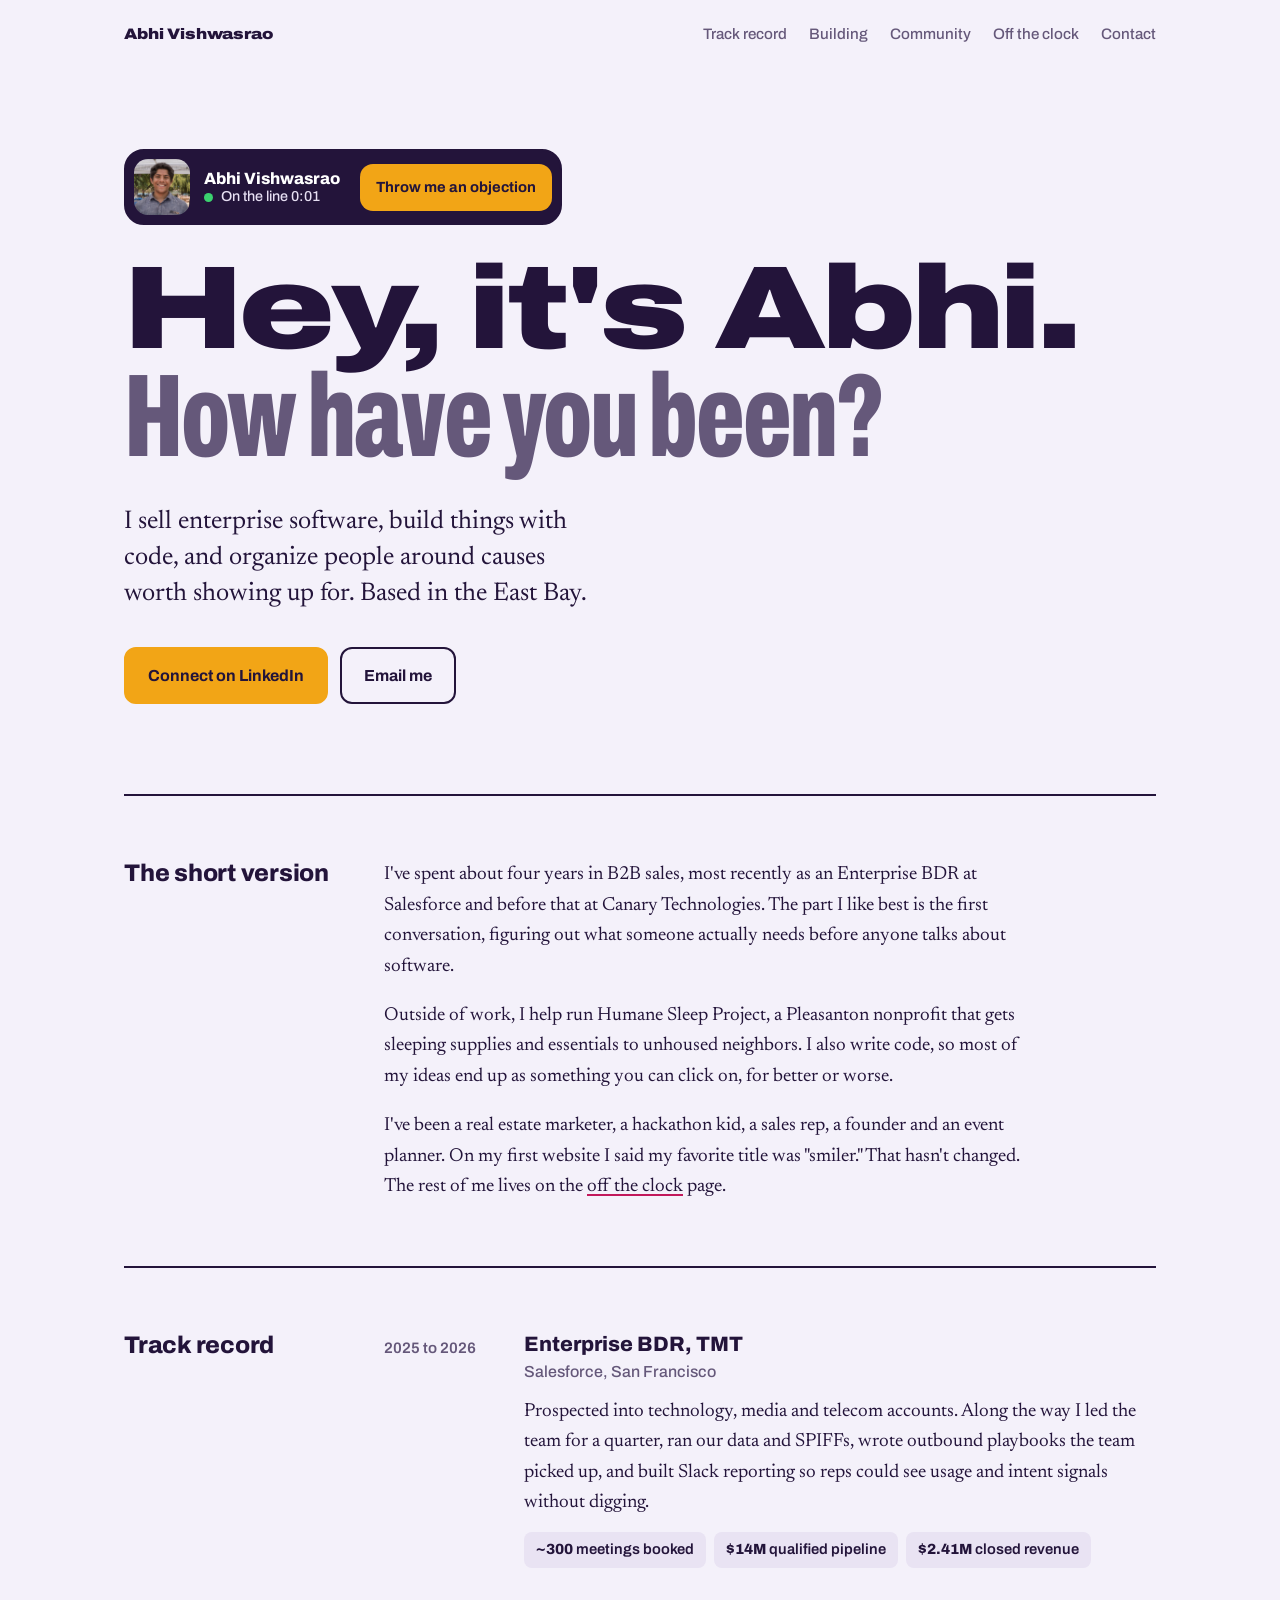
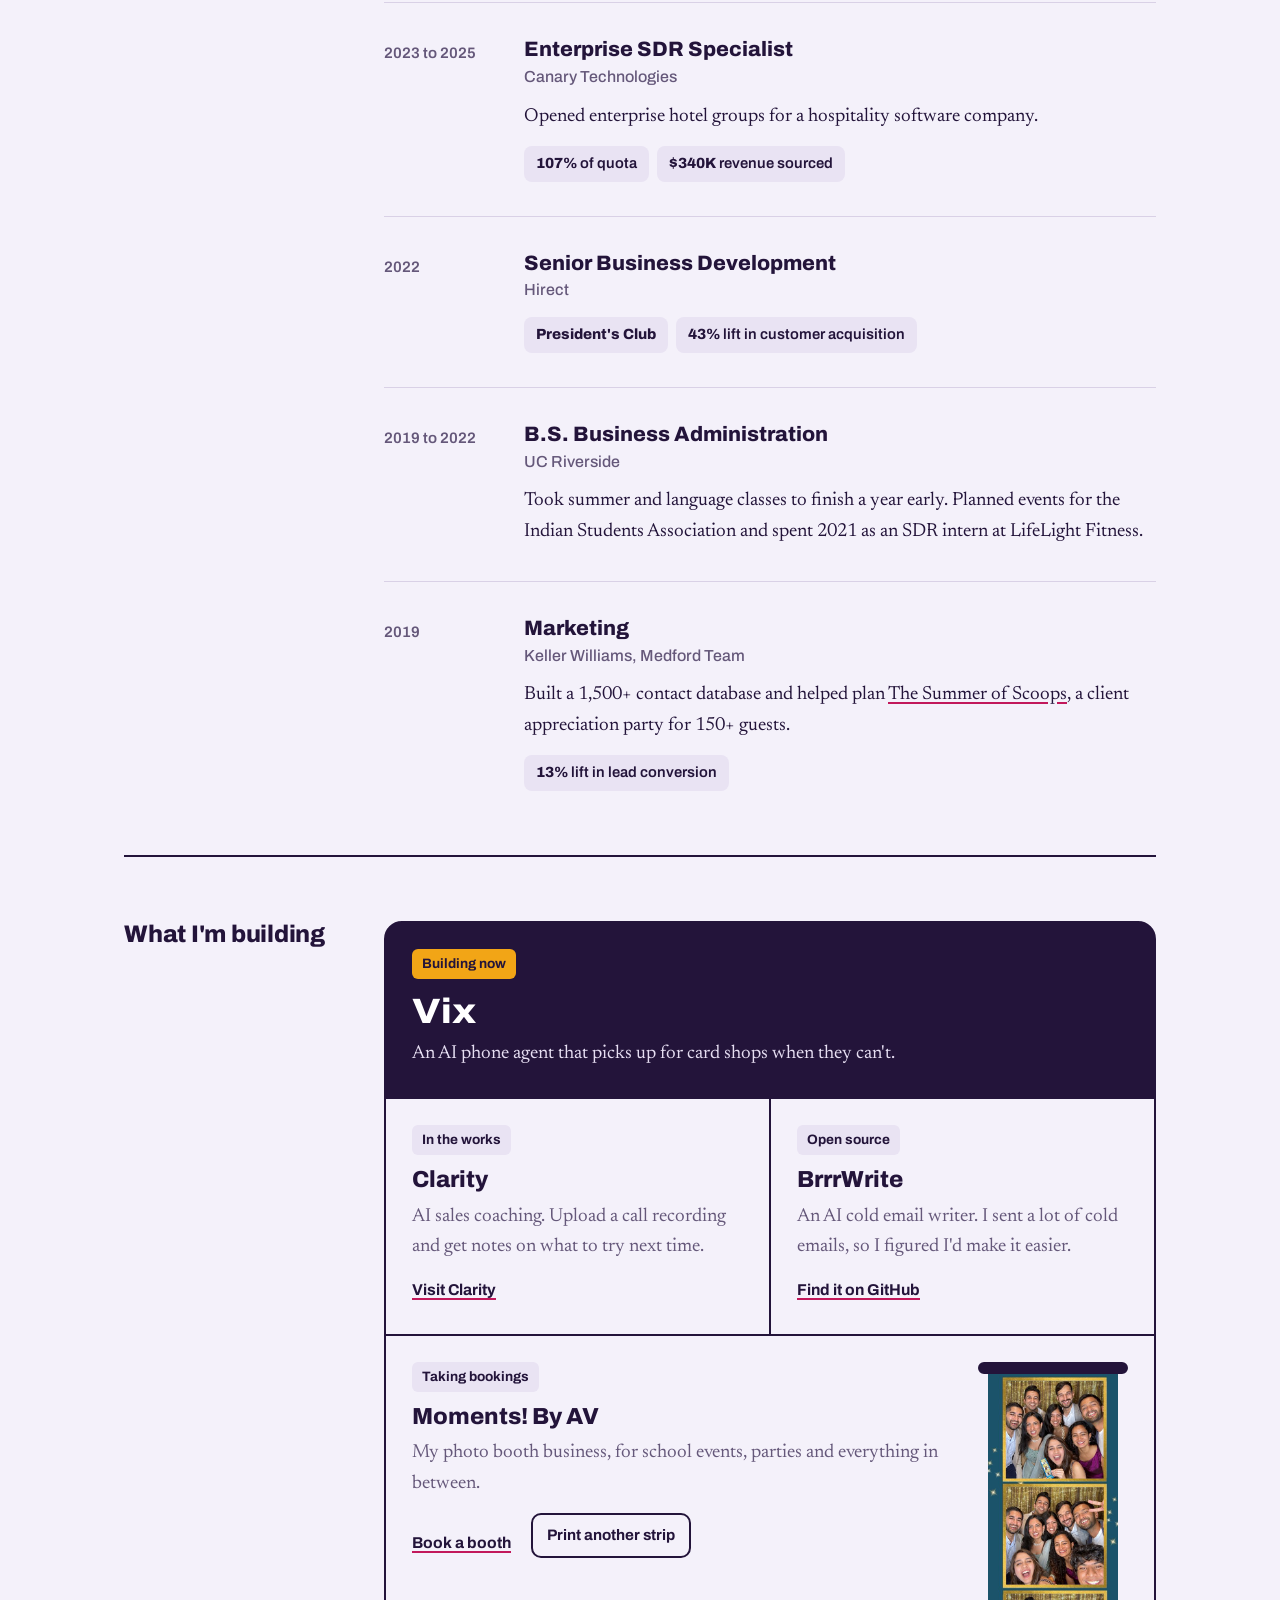
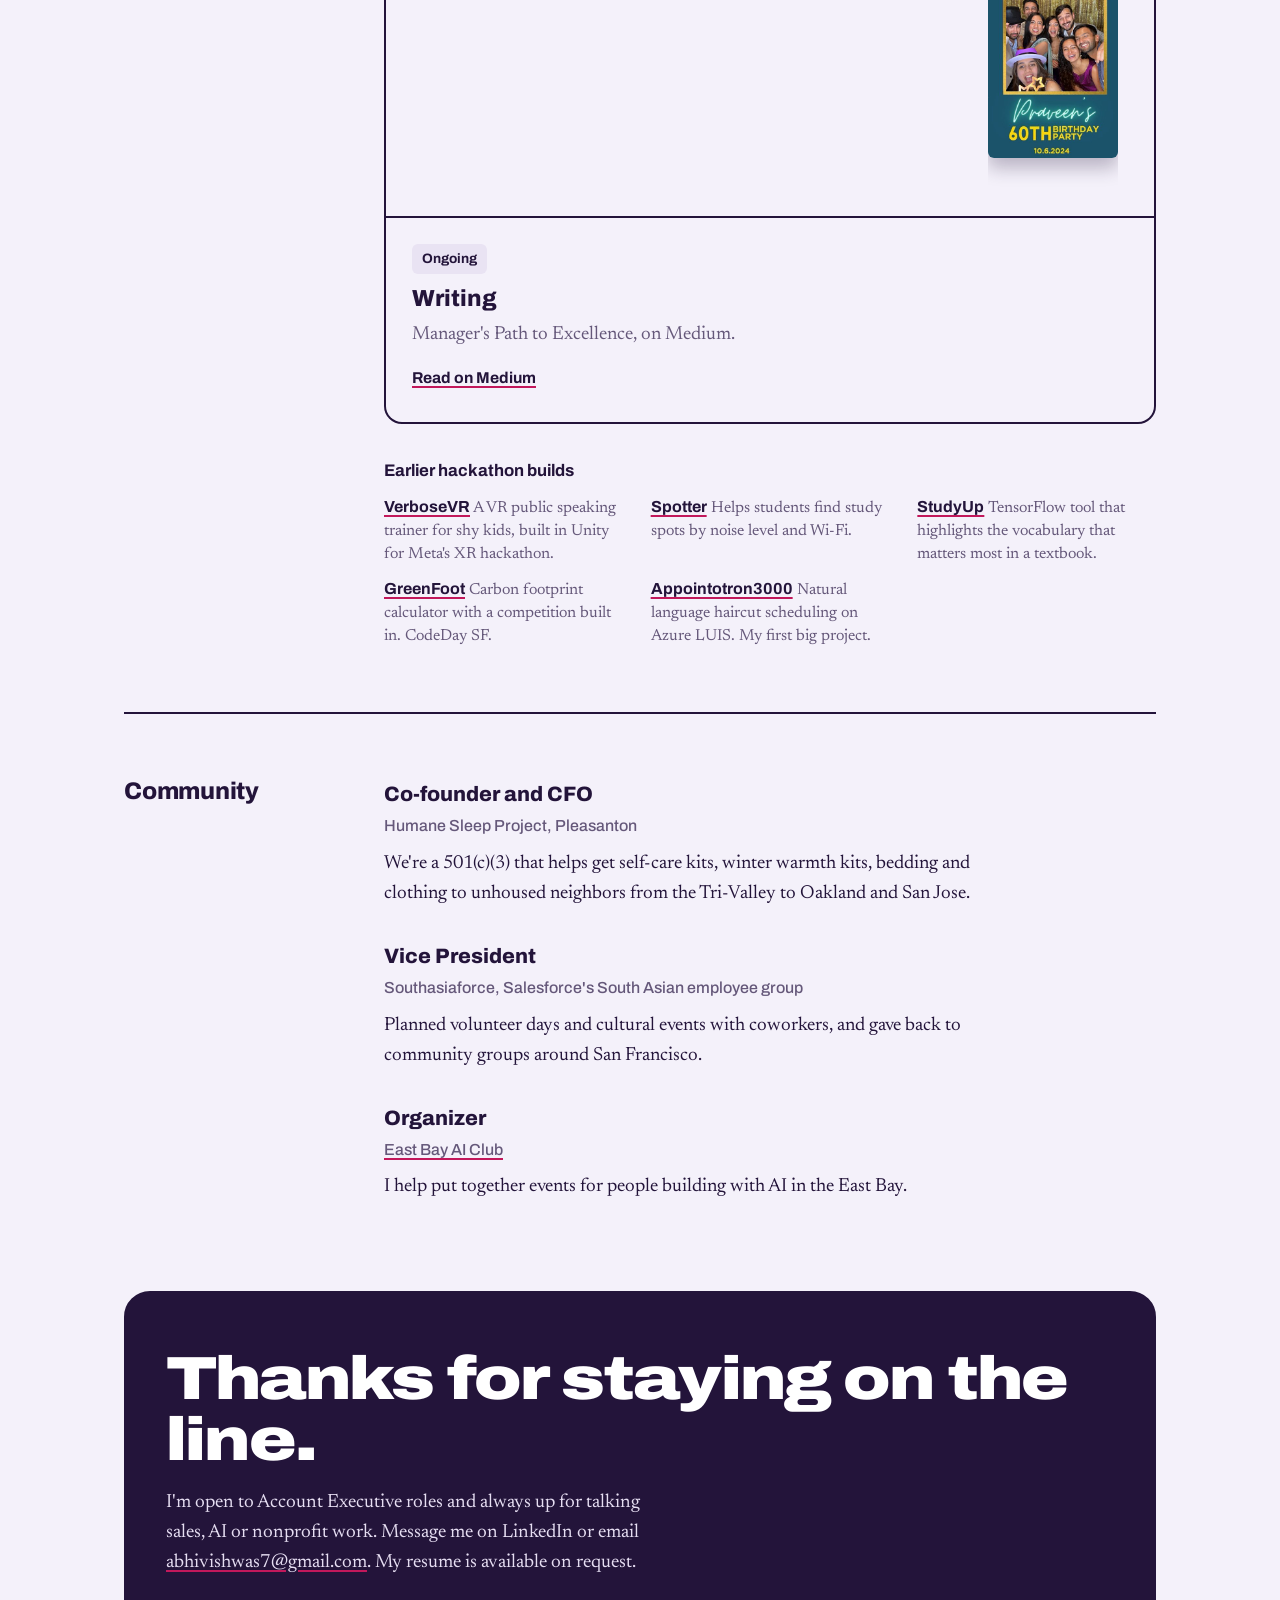
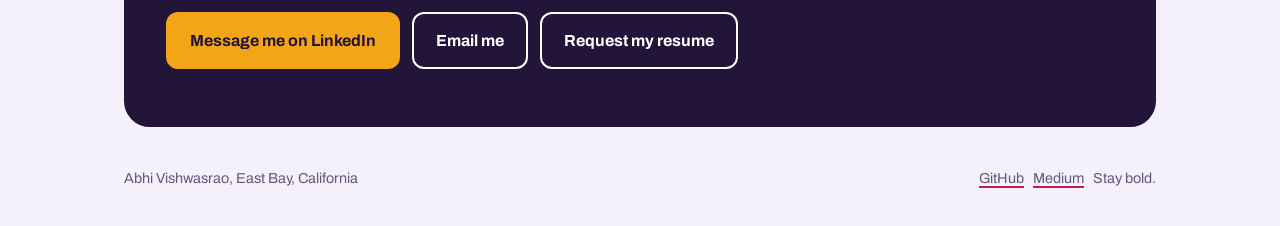
<file: index.html>
<!doctype html>
<html lang="en">
<head>
<meta charset="utf-8">
<meta name="viewport" content="width=device-width, initial-scale=1">
<title>Abhi Vishwasrao</title>
<meta name="description" content="Abhi Vishwasrao: enterprise sales, builder, and co-founder of Humane Sleep Project. Based in the East Bay.">
<meta property="og:title" content="Abhi Vishwasrao">
<meta property="og:description" content="Enterprise sales, builder, and community organizer in the East Bay.">
<meta property="og:url" content="https://abhivishwas.github.io/">
<meta property="og:type" content="website">
<meta property="og:image" content="https://abhivishwas.github.io/assets/images/og.jpg">
<meta property="og:image:width" content="1200">
<meta property="og:image:height" content="630">
<meta property="og:image:alt" content="Abhi Vishwasrao smiling, next to the words: Hey, it's Abhi. How have you been?">
<meta name="twitter:card" content="summary_large_image">
<meta name="twitter:image" content="https://abhivishwas.github.io/assets/images/og.jpg">
<link rel="preconnect" href="https://fonts.googleapis.com">
<link rel="preconnect" href="https://fonts.gstatic.com" crossorigin>
<link href="https://fonts.googleapis.com/css2?family=Archivo:wdth,wght@62..125,400..900&family=Newsreader:ital,opsz,wght@0,6..72,400..600;1,6..72,400&display=swap" rel="stylesheet">
<link rel="icon" href="data:image/svg+xml,<svg xmlns='http://www.w3.org/2000/svg' viewBox='0 0 64 64'><rect width='64' height='64' rx='14' fill='%2323143A'/><text x='50%' y='58%' text-anchor='middle' dominant-baseline='middle' font-family='Arial Black,Arial' font-weight='900' font-size='34' fill='%23F2A516'>AV</text></svg>">
<link rel="stylesheet" href="assets/css/styles.css">
<script data-goatcounter="https://abhivishwas.goatcounter.com/count" async src="//gc.zgo.at/count.js"></script>
</head>
<body>
<div class="wrap">

  <header class="top">
    <a class="mark" href="#">Abhi Vishwasrao</a>
    <nav aria-label="Sections">
      <a href="#record" class="hide-sm">Track record</a>
      <a href="#building" class="hide-sm">Building</a>
      <a href="#community" class="hide-sm">Community</a>
      <a href="life.html">Off the clock</a>
      <a href="#contact">Contact</a>
    </nav>
  </header>

  <main>
    <section class="hero" aria-labelledby="hi">
      <div class="callerid" id="call">
        <img src="assets/images/abhi.jpg" alt="Abhi, smiling, outdoors" width="56" height="56">
        <div class="cid-text">
          <span class="cid-name">Abhi Vishwasrao</span>
          <span class="cid-status"><span class="dot" aria-hidden="true"></span><span id="calltext">On the line 0:00</span></span>
        </div>
        <button type="button" class="cid-btn" id="objbtn" aria-expanded="false" aria-controls="obj">Throw me an objection</button>
      </div>
      <div class="objections" id="obj" hidden>
        <h2 class="obj-q" id="obj-h">Go ahead. Hit me with one.</h2>
        <div class="obj-chips" role="group" aria-labelledby="obj-h">
          <button type="button" data-o="resume">Just send me your resume.</button>
          <button type="button" data-o="reps">We already have enough reps.</button>
          <button type="button" data-o="numbers">What are your numbers?</button>
          <button type="button" data-o="why">Why sales?</button>
          <button type="button" data-o="no">Not interested.</button>
        </div>
        <div class="obj-answer" id="objanswer" hidden>
          <p class="obj-you" id="objyou"></p>
          <p class="obj-me"><span class="sr-only">Abhi: </span><span id="objtext" aria-live="polite"></span><span class="caret" aria-hidden="true"></span></p>
          <a class="btn primary small" id="objcta" href="mailto:abhivishwas7@gmail.com" hidden>Email me</a>
        </div>
      </div>
      <h1 id="hi">Hey, it's Abhi.<span class="line2">How have you been?</span></h1>
      <p class="lede">I sell enterprise software, build things with code, and organize people around causes worth showing up for. Based in the East Bay.</p>
      <div class="actions">
        <a class="btn primary" href="https://www.linkedin.com/in/abhivishwas/">Connect on LinkedIn</a>
        <a class="btn ghost" href="mailto:abhivishwas7@gmail.com">Email me</a>
      </div>

    </section>

    <section class="block" aria-labelledby="short">
      <h2 id="short">The short version</h2>
      <div class="prose">
        <p>I've spent about four years in B2B sales, most recently as an Enterprise BDR at Salesforce and before that at Canary Technologies. The part I like best is the first conversation, figuring out what someone actually needs before anyone talks about software.</p>
        <p>Outside of work, I help run Humane Sleep Project, a Pleasanton nonprofit that gets sleeping supplies and essentials to unhoused neighbors. I also write code, so most of my ideas end up as something you can click on, for better or worse.</p>
        <p>I've been a real estate marketer, a hackathon kid, a sales rep, a founder and an event planner. On my first website I said my favorite title was "smiler." That hasn't changed. The rest of me lives on the <a href="life.html">off the clock</a> page.</p>
      </div>
    </section>

    <section class="block" id="record" aria-labelledby="record-h">
      <h2 id="record-h">Track record</h2>
      <ol class="roles" reversed>
        <li class="role">
          <div class="when">2025 to 2026</div>
          <div>
            <h3>Enterprise BDR, TMT</h3>
            <div class="org">Salesforce, San Francisco</div>
            <p>Prospected into technology, media and telecom accounts. Along the way I led the team for a quarter, ran our data and SPIFFs, wrote outbound playbooks the team picked up, and built Slack reporting so reps could see usage and intent signals without digging.</p>
            <ul class="wins">
              <li><b>~300</b> meetings booked</li>
              <li><b>$14M</b> qualified pipeline</li>
              <li><b>$2.41M</b> closed revenue</li>
            </ul>
          </div>
        </li>
        <li class="role">
          <div class="when">2023 to 2025</div>
          <div>
            <h3>Enterprise SDR Specialist</h3>
            <div class="org">Canary Technologies</div>
            <p>Opened enterprise hotel groups for a hospitality software company.</p>
            <ul class="wins">
              <li><b>107%</b> of quota</li>
              <li><b>$340K</b> revenue sourced</li>
            </ul>
          </div>
        </li>
        <li class="role">
          <div class="when">2022</div>
          <div>
            <h3>Senior Business Development</h3>
            <div class="org">Hirect</div>
            <ul class="wins">
              <li><b>President's Club</b></li>
              <li><b>43%</b> lift in customer acquisition</li>
            </ul>
          </div>
        </li>
        <li class="role">
          <div class="when">2019 to 2022</div>
          <div>
            <h3>B.S. Business Administration</h3>
            <div class="org">UC Riverside</div>
            <p>Took summer and language classes to finish a year early. Planned events for the Indian Students Association and spent 2021 as an SDR intern at LifeLight Fitness.</p>
          </div>
        </li>
        <li class="role">
          <div class="when">2019</div>
          <div>
            <h3>Marketing</h3>
            <div class="org">Keller Williams, Medford Team</div>
            <p>Built a 1,500+ contact database and helped plan <a href="https://vimeo.com/357138517">The Summer of Scoops</a>, a client appreciation party for 150+ guests.</p>
            <ul class="wins">
              <li><b>13%</b> lift in lead conversion</li>
            </ul>
          </div>
        </li>
      </ol>
    </section>

    <section class="block" id="building" aria-labelledby="building-h">
      <h2 id="building-h">What I'm building</h2>
      <div>
        <div class="builds">
          <article class="build lead">
            <span class="status">Building now</span>
            <h3>Vix</h3>
            <p>An AI phone agent that picks up for card shops when they can't.</p>
          </article>
          <article class="build">
            <span class="status">In the works</span>
            <h3>Clarity</h3>
            <p>AI sales coaching. Upload a call recording and get notes on what to try next time.</p>
            <a class="more" href="https://clarity-dashboard.vercel.app">Visit Clarity</a>
          </article>
          <article class="build">
            <span class="status">Open source</span>
            <h3>BrrrWrite</h3>
            <p>An AI cold email writer. I sent a lot of cold emails, so I figured I'd make it easier.</p>
            <a class="more" href="https://github.com/AbhiVishwas">Find it on GitHub</a>
          </article>
          <article class="build moments">
            <div class="moments-text">
              <span class="status">Taking bookings</span>
              <h3>Moments! By AV</h3>
              <p>My photo booth business, for school events, parties and everything in between.</p>
              <div class="moments-actions">
                <a class="more" href="https://linktr.ee/momentsbyav">Book a booth</a>
                <button type="button" class="print-btn" id="printbtn">Print another strip</button>
              </div>
            </div>
            <div class="booth" aria-label="Sample photo strips from Moments! By AV">
              <div class="slot" aria-hidden="true"></div>
              <div class="strip-window">
                <img class="strip is-on" src="assets/images/strip-party.jpg" alt="Photo strip from a 60th birthday party: a group of friends laughing in front of a gold backdrop" width="400" height="1200">
                <img class="strip" src="assets/images/strip-goodvibes.jpg" alt="Photo strip with a retro Good Vibes frame, hearts and daisies" width="262" height="724" loading="lazy">
                <img class="strip" src="assets/images/strip-halloween.jpg" alt="Photo strip with a Happy Halloween frame, kids in witch costumes" width="258" height="726" loading="lazy">
              </div>
            </div>
          </article>
          <article class="build wide">
            <span class="status">Ongoing</span>
            <h3>Writing</h3>
            <p>Manager's Path to Excellence, on Medium.</p>
            <a class="more" href="https://medium.com/@abhithegobi">Read on Medium</a>
          </article>
        </div>

        <div class="earlier">
          <h3>Earlier hackathon builds</h3>
          <ul>
            <li><a href="https://github.com/AbhiVishwas/VerboseVr">VerboseVR</a> <span>A VR public speaking trainer for shy kids, built in Unity for Meta's XR hackathon.</span></li>
            <li><a href="https://devpost.com/software/spotter-uo6blt">Spotter</a> <span>Helps students find study spots by noise level and Wi-Fi.</span></li>
            <li><a href="https://github.com/AbhiVishwas/StudyUp">StudyUp</a> <span>TensorFlow tool that highlights the vocabulary that matters most in a textbook.</span></li>
            <li><a href="https://github.com/AbhiVishwas/GreenFoot">GreenFoot</a> <span>Carbon footprint calculator with a competition built in. CodeDay SF.</span></li>
            <li><a href="https://github.com/AbhiVishwas/Appointotron3000">Appointotron3000</a> <span>Natural language haircut scheduling on Azure LUIS. My first big project.</span></li>
          </ul>
        </div>
      </div>
    </section>

    <section class="block" id="community" aria-labelledby="community-h">
      <h2 id="community-h">Community</h2>
      <div class="orgs">
        <div class="orgrow">
          <h3>Co-founder and CFO</h3>
          <div class="org">Humane Sleep Project, Pleasanton</div>
          <p>We're a 501(c)(3) that helps get self-care kits, winter warmth kits, bedding and clothing to unhoused neighbors from the Tri-Valley to Oakland and San Jose.</p>
        </div>
        <div class="orgrow">
          <h3>Vice President</h3>
          <div class="org">Southasiaforce, Salesforce's South Asian employee group</div>
          <p>Planned volunteer days and cultural events with coworkers, and gave back to community groups around San Francisco.</p>
        </div>
        <div class="orgrow">
          <h3>Organizer</h3>
          <div class="org"><a href="https://www.linkedin.com/company/east-bay-area-ai-club">East Bay AI Club</a></div>
          <p>I help put together events for people building with AI in the East Bay.</p>
        </div>
      </div>
    </section>


    <section class="contact" id="contact" aria-labelledby="contact-h">
      <h2 id="contact-h">Thanks for staying on the line.</h2>
      <p>I'm open to Account Executive roles and always up for talking sales, AI or nonprofit work. Message me on LinkedIn or email <a href="mailto:abhivishwas7@gmail.com">abhivishwas7@gmail.com</a>. My resume is available on request.</p>
      <div class="actions">
        <a class="btn primary" href="https://www.linkedin.com/in/abhivishwas/">Message me on LinkedIn</a>
        <a class="btn ghost" href="mailto:abhivishwas7@gmail.com">Email me</a>
        <a class="btn ghost" href="mailto:abhivishwas7@gmail.com?subject=Resume%20request&amp;body=Hi%20Abhi%2C%20I%27d%20love%20a%20copy%20of%20your%20resume.%20I%27m%20with%20">Request my resume</a>
      </div>
    </section>
  </main>

  <footer>
    <span>Abhi Vishwasrao, East Bay, California</span>
    <span><a href="https://github.com/AbhiVishwas">GitHub</a> &nbsp; <a href="https://medium.com/@abhithegobi">Medium</a> &nbsp; Stay bold.</span>
  </footer>
</div>

<script src="assets/js/home.js" defer></script>
</body>
</html>
</file>
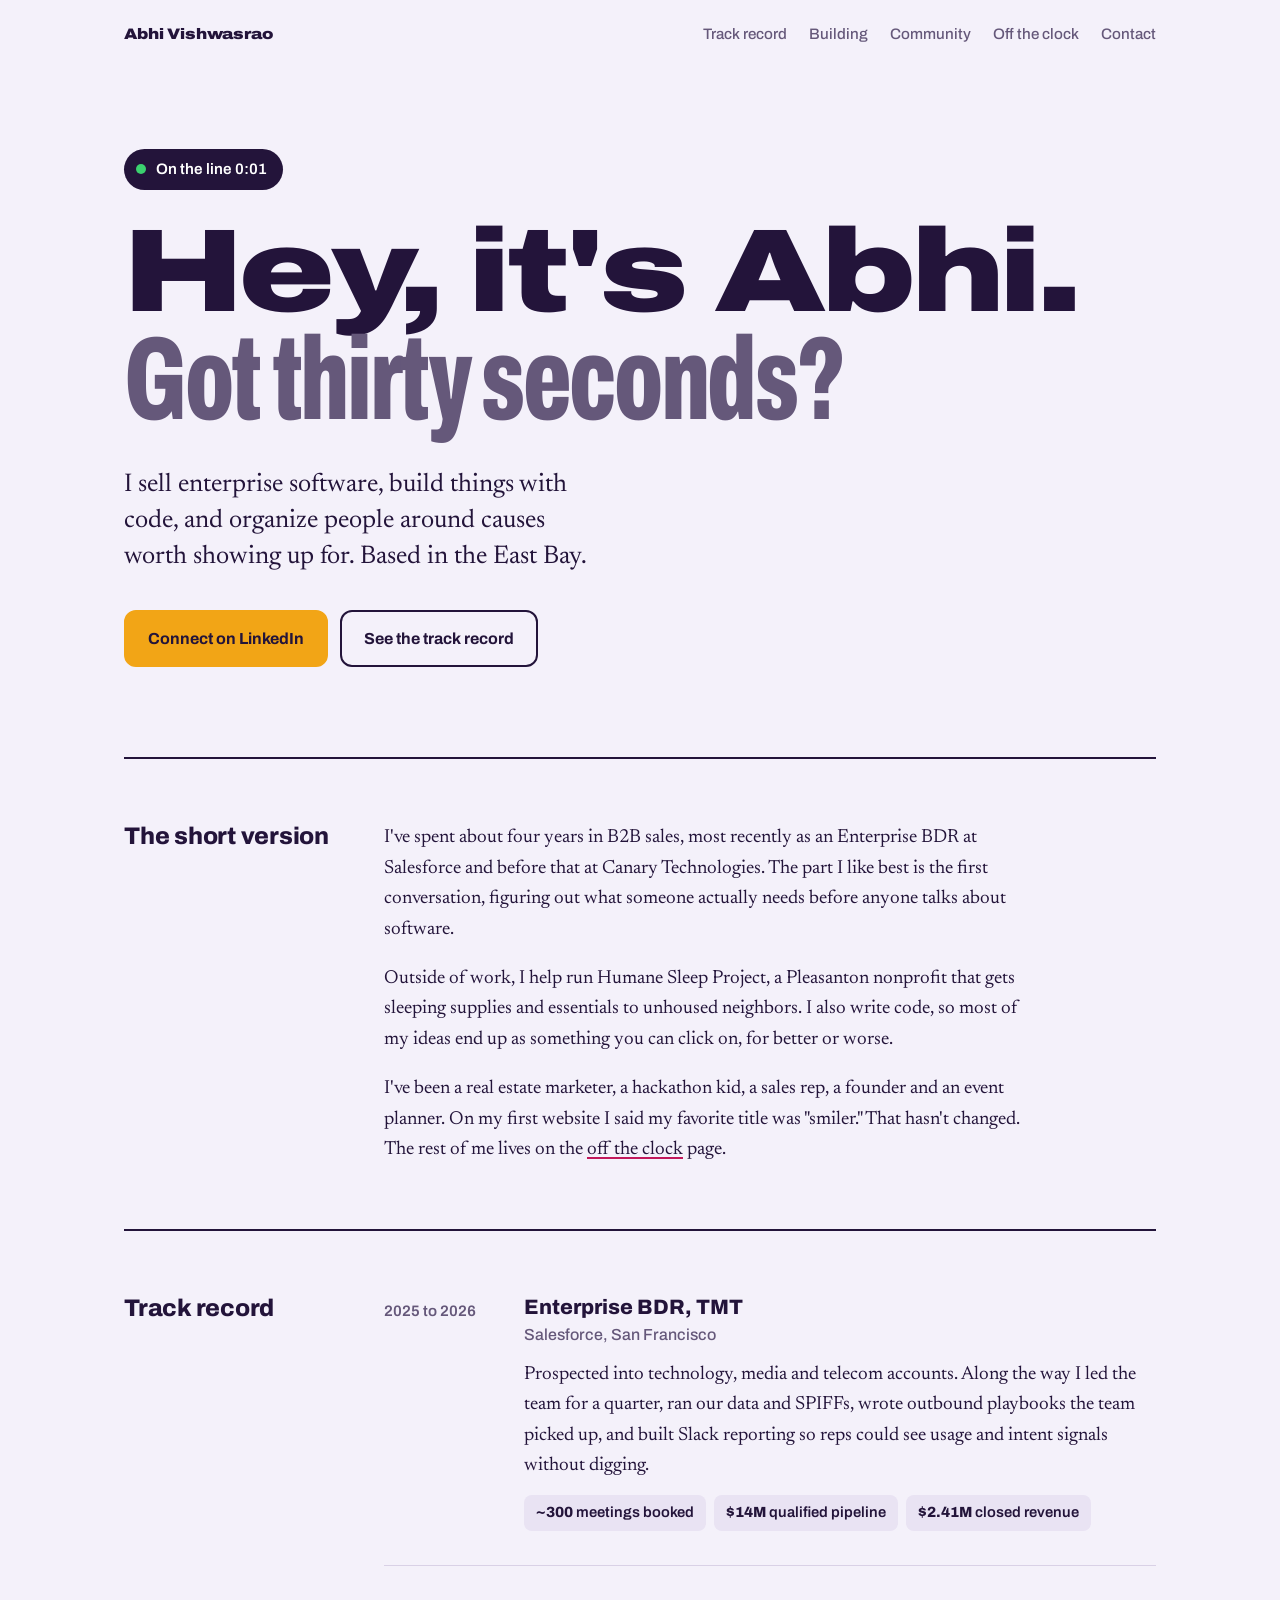
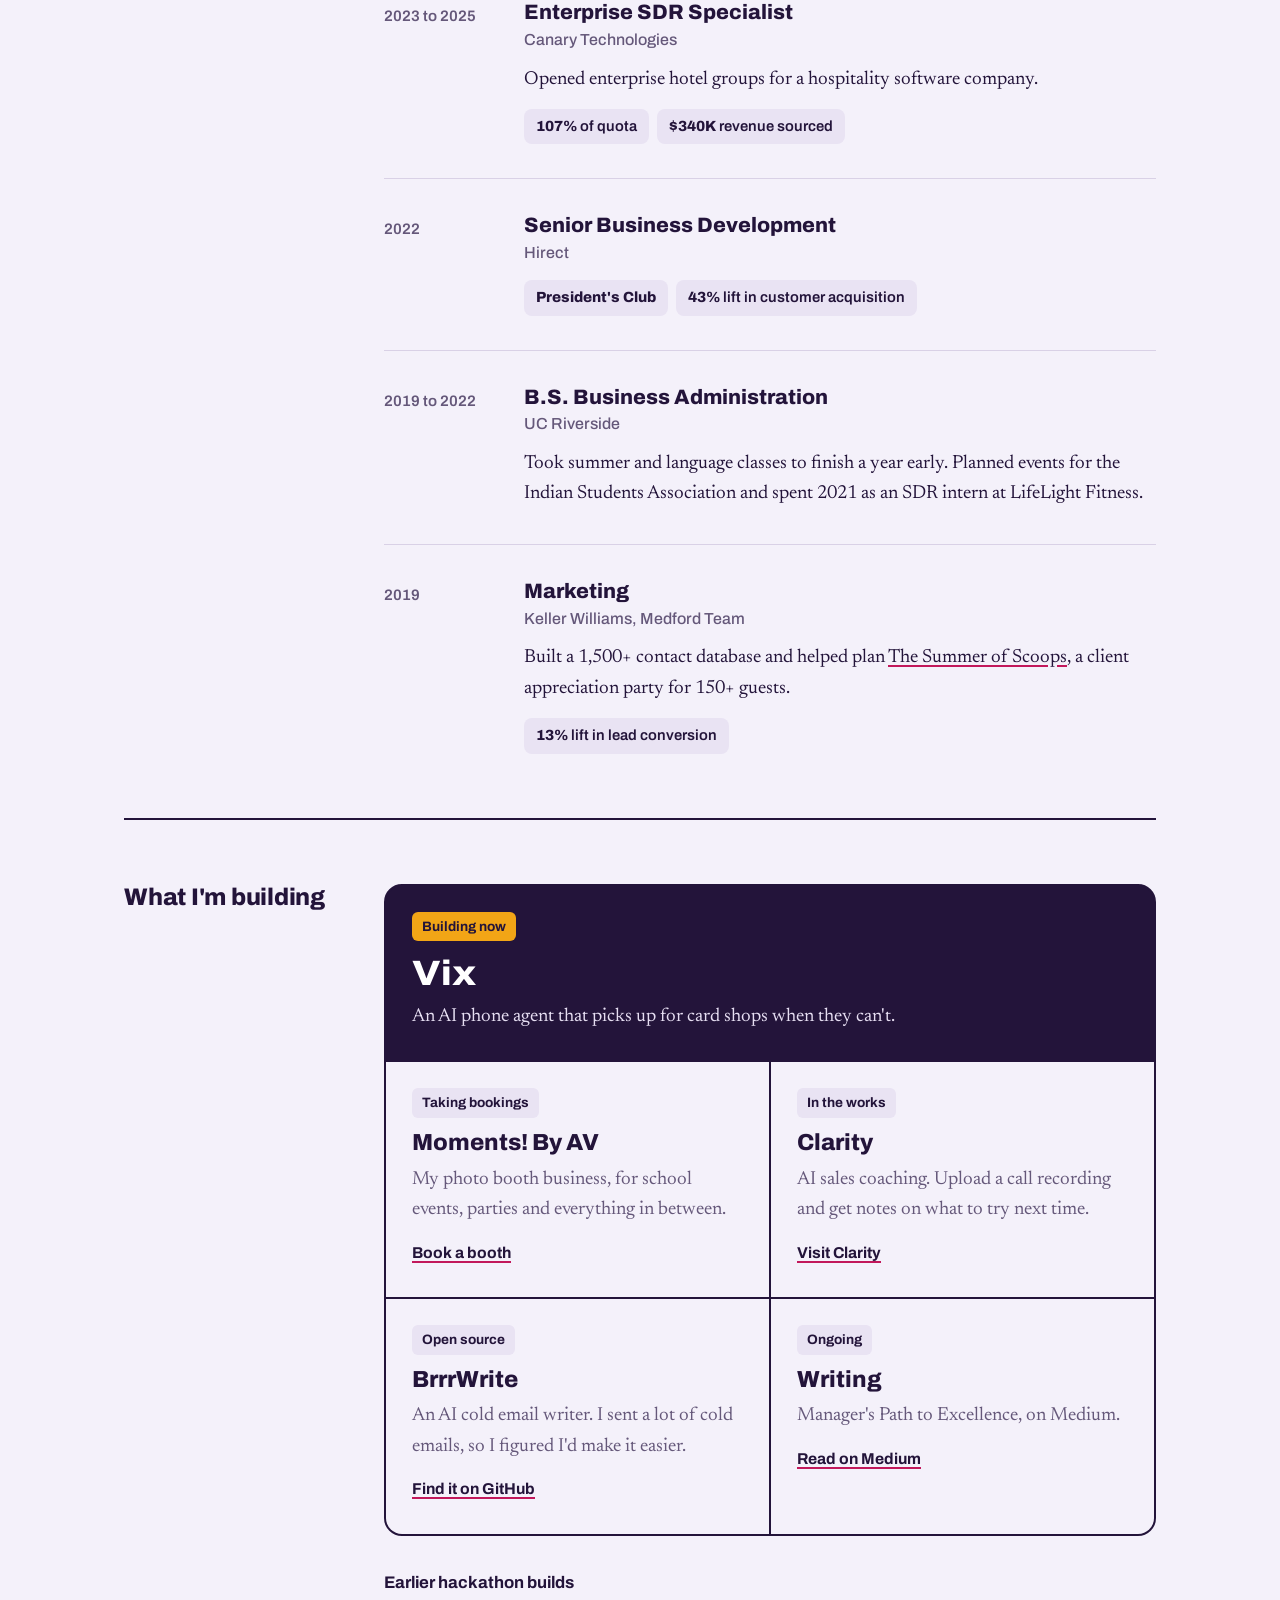
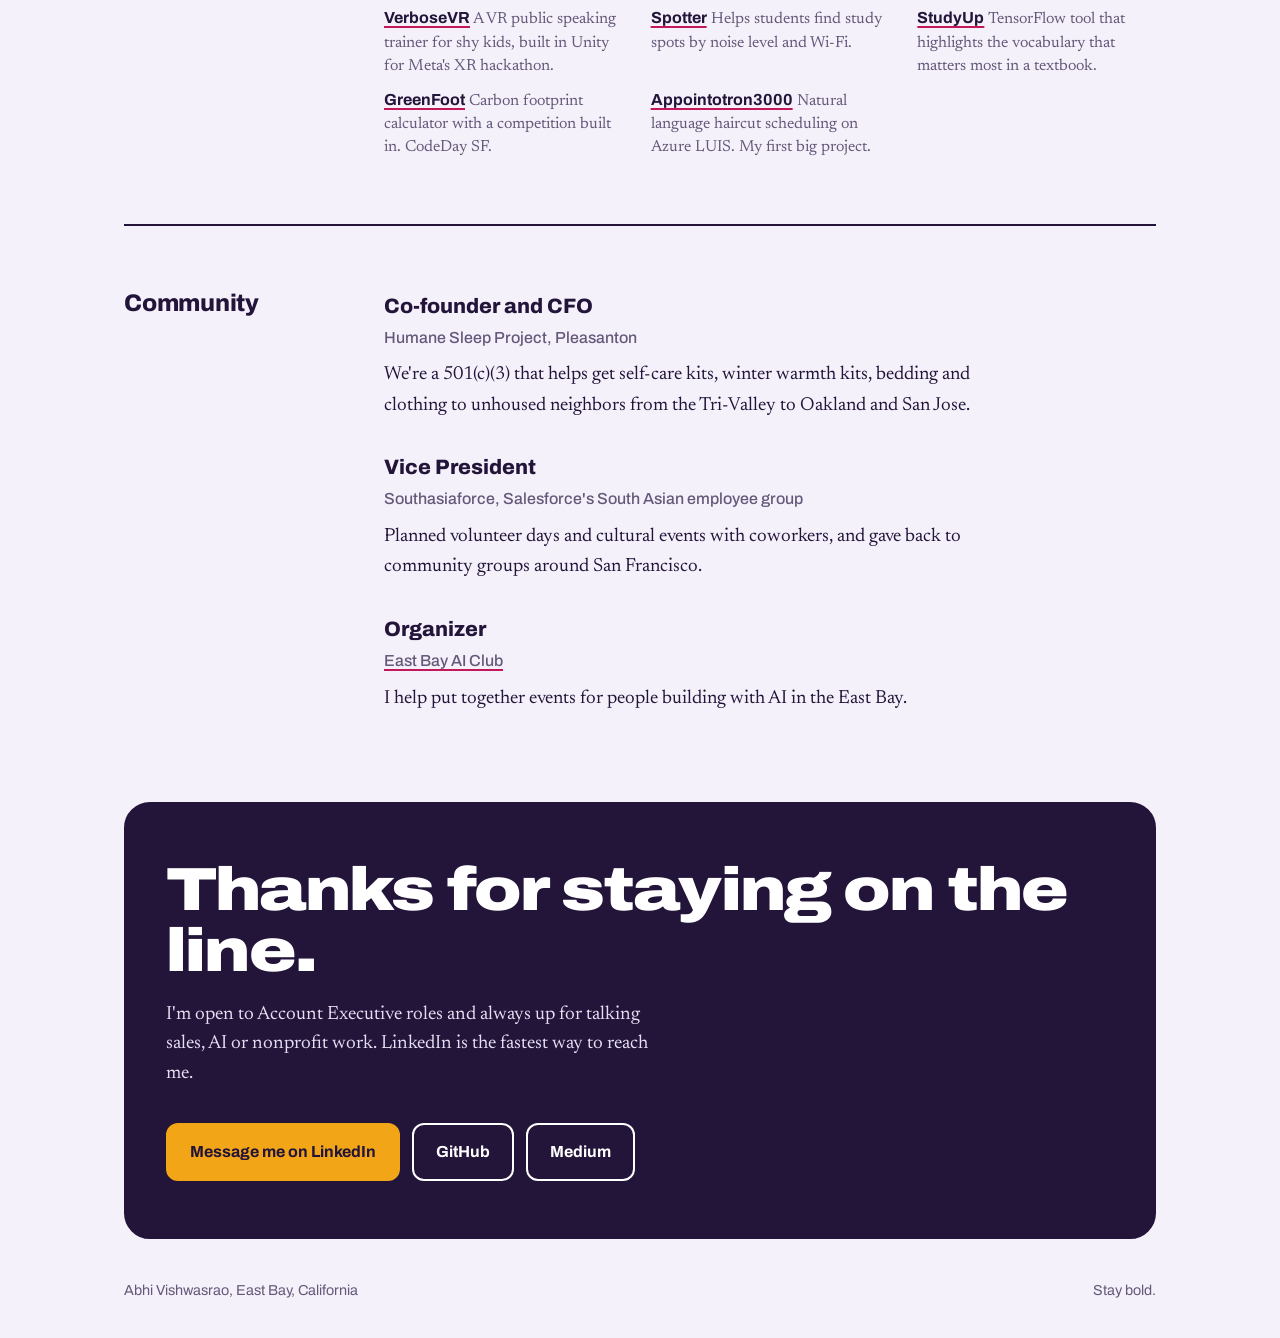
<file: index (1).html>
<!doctype html>
<html lang="en">
<head>
<meta charset="utf-8">
<meta name="viewport" content="width=device-width, initial-scale=1">
<title>Abhi Vishwasrao</title>
<meta name="description" content="Abhi Vishwasrao: enterprise sales, builder, and co-founder of Humane Sleep Project. Based in the East Bay.">
<meta property="og:title" content="Abhi Vishwasrao">
<meta property="og:description" content="Enterprise sales, builder, and community organizer in the East Bay.">
<meta property="og:url" content="https://abhivishwas.github.io/">
<link rel="preconnect" href="https://fonts.googleapis.com">
<link rel="preconnect" href="https://fonts.gstatic.com" crossorigin>
<link href="https://fonts.googleapis.com/css2?family=Archivo:wdth,wght@62..125,400..900&family=Newsreader:ital,opsz,wght@0,6..72,400..600;1,6..72,400&display=swap" rel="stylesheet">
<link rel="icon" href="data:image/svg+xml,<svg xmlns='http://www.w3.org/2000/svg' viewBox='0 0 64 64'><rect width='64' height='64' rx='14' fill='%2323143A'/><text x='50%' y='58%' text-anchor='middle' dominant-baseline='middle' font-family='Arial Black,Arial' font-weight='900' font-size='34' fill='%23F2A516'>AV</text></svg>">
<link rel="stylesheet" href="assets/css/styles.css">
</head>
<body>
<div class="wrap">

  <header class="top">
    <a class="mark" href="#">Abhi Vishwasrao</a>
    <nav aria-label="Sections">
      <a href="#record">Track record</a>
      <a href="#building" class="hide-sm">Building</a>
      <a href="#community" class="hide-sm">Community</a>
      <a href="life.html">Off the clock</a>
      <a href="#contact">Contact</a>
    </nav>
  </header>

  <main>
    <section class="hero" aria-labelledby="hi">
      <div class="call" id="call" role="status" aria-live="off"><span class="dot" aria-hidden="true"></span><span id="calltext">On the line 0:00</span></div>
      <h1 id="hi">Hey, it's Abhi.<span class="line2">Got thirty seconds?</span></h1>
      <p class="lede">I sell enterprise software, build things with code, and organize people around causes worth showing up for. Based in the East Bay.</p>
      <div class="actions">
        <a class="btn primary" href="https://www.linkedin.com/in/abhivishwas/">Connect on LinkedIn</a>
        <a class="btn ghost" href="#record">See the track record</a>
      </div>
    </section>

    <section class="block" aria-labelledby="short">
      <h2 id="short">The short version</h2>
      <div class="prose">
        <p>I've spent about four years in B2B sales, most recently as an Enterprise BDR at Salesforce and before that at Canary Technologies. The part I like best is the first conversation, figuring out what someone actually needs before anyone talks about software.</p>
        <p>Outside of work, I help run Humane Sleep Project, a Pleasanton nonprofit that gets sleeping supplies and essentials to unhoused neighbors. I also write code, so most of my ideas end up as something you can click on, for better or worse.</p>
        <p>I've been a real estate marketer, a hackathon kid, a sales rep, a founder and an event planner. On my first website I said my favorite title was "smiler." That hasn't changed. The rest of me lives on the <a href="life.html">off the clock</a> page.</p>
      </div>
    </section>

    <section class="block" id="record" aria-labelledby="record-h">
      <h2 id="record-h">Track record</h2>
      <ol class="roles" reversed>
        <li class="role">
          <div class="when">2025 to 2026</div>
          <div>
            <h3>Enterprise BDR, TMT</h3>
            <div class="org">Salesforce, San Francisco</div>
            <p>Prospected into technology, media and telecom accounts. Along the way I led the team for a quarter, ran our data and SPIFFs, wrote outbound playbooks the team picked up, and built Slack reporting so reps could see usage and intent signals without digging.</p>
            <ul class="wins">
              <li><b>~300</b> meetings booked</li>
              <li><b>$14M</b> qualified pipeline</li>
              <li><b>$2.41M</b> closed revenue</li>
            </ul>
          </div>
        </li>
        <li class="role">
          <div class="when">2023 to 2025</div>
          <div>
            <h3>Enterprise SDR Specialist</h3>
            <div class="org">Canary Technologies</div>
            <p>Opened enterprise hotel groups for a hospitality software company.</p>
            <ul class="wins">
              <li><b>107%</b> of quota</li>
              <li><b>$340K</b> revenue sourced</li>
            </ul>
          </div>
        </li>
        <li class="role">
          <div class="when">2022</div>
          <div>
            <h3>Senior Business Development</h3>
            <div class="org">Hirect</div>
            <ul class="wins">
              <li><b>President's Club</b></li>
              <li><b>43%</b> lift in customer acquisition</li>
            </ul>
          </div>
        </li>
        <li class="role">
          <div class="when">2019 to 2022</div>
          <div>
            <h3>B.S. Business Administration</h3>
            <div class="org">UC Riverside</div>
            <p>Took summer and language classes to finish a year early. Planned events for the Indian Students Association and spent 2021 as an SDR intern at LifeLight Fitness.</p>
          </div>
        </li>
        <li class="role">
          <div class="when">2019</div>
          <div>
            <h3>Marketing</h3>
            <div class="org">Keller Williams, Medford Team</div>
            <p>Built a 1,500+ contact database and helped plan <a href="https://vimeo.com/357138517">The Summer of Scoops</a>, a client appreciation party for 150+ guests.</p>
            <ul class="wins">
              <li><b>13%</b> lift in lead conversion</li>
            </ul>
          </div>
        </li>
      </ol>
    </section>

    <section class="block" id="building" aria-labelledby="building-h">
      <h2 id="building-h">What I'm building</h2>
      <div>
        <div class="builds">
          <article class="build lead">
            <span class="status">Building now</span>
            <h3>Vix</h3>
            <p>An AI phone agent that picks up for card shops when they can't.</p>
          </article>
          <article class="build">
            <span class="status">Taking bookings</span>
            <h3>Moments! By AV</h3>
            <p>My photo booth business, for school events, parties and everything in between.</p>
            <a class="more" href="https://linktr.ee/momentsbyav">Book a booth</a>
          </article>
          <article class="build">
            <span class="status">In the works</span>
            <h3>Clarity</h3>
            <p>AI sales coaching. Upload a call recording and get notes on what to try next time.</p>
            <a class="more" href="https://clarity-dashboard.vercel.app">Visit Clarity</a>
          </article>
          <article class="build">
            <span class="status">Open source</span>
            <h3>BrrrWrite</h3>
            <p>An AI cold email writer. I sent a lot of cold emails, so I figured I'd make it easier.</p>
            <a class="more" href="https://github.com/AbhiVishwas">Find it on GitHub</a>
          </article>
          <article class="build">
            <span class="status">Ongoing</span>
            <h3>Writing</h3>
            <p>Manager's Path to Excellence, on Medium.</p>
            <a class="more" href="https://medium.com/@abhithegobi">Read on Medium</a>
          </article>
        </div>

        <div class="earlier">
          <h3>Earlier hackathon builds</h3>
          <ul>
            <li><a href="https://github.com/AbhiVishwas/VerboseVr">VerboseVR</a> <span>A VR public speaking trainer for shy kids, built in Unity for Meta's XR hackathon.</span></li>
            <li><a href="https://devpost.com/software/spotter-uo6blt">Spotter</a> <span>Helps students find study spots by noise level and Wi-Fi.</span></li>
            <li><a href="https://github.com/AbhiVishwas/StudyUp">StudyUp</a> <span>TensorFlow tool that highlights the vocabulary that matters most in a textbook.</span></li>
            <li><a href="https://github.com/AbhiVishwas/GreenFoot">GreenFoot</a> <span>Carbon footprint calculator with a competition built in. CodeDay SF.</span></li>
            <li><a href="https://github.com/AbhiVishwas/Appointotron3000">Appointotron3000</a> <span>Natural language haircut scheduling on Azure LUIS. My first big project.</span></li>
          </ul>
        </div>
      </div>
    </section>

    <section class="block" id="community" aria-labelledby="community-h">
      <h2 id="community-h">Community</h2>
      <div class="orgs">
        <div class="orgrow">
          <h3>Co-founder and CFO</h3>
          <div class="org">Humane Sleep Project, Pleasanton</div>
          <p>We're a 501(c)(3) that helps get self-care kits, winter warmth kits, bedding and clothing to unhoused neighbors from the Tri-Valley to Oakland and San Jose.</p>
        </div>
        <div class="orgrow">
          <h3>Vice President</h3>
          <div class="org">Southasiaforce, Salesforce's South Asian employee group</div>
          <p>Planned volunteer days and cultural events with coworkers, and gave back to community groups around San Francisco.</p>
        </div>
        <div class="orgrow">
          <h3>Organizer</h3>
          <div class="org"><a href="https://www.linkedin.com/company/east-bay-area-ai-club">East Bay AI Club</a></div>
          <p>I help put together events for people building with AI in the East Bay.</p>
        </div>
      </div>
    </section>


    <section class="contact" id="contact" aria-labelledby="contact-h">
      <h2 id="contact-h">Thanks for staying on the line.</h2>
      <p>I'm open to Account Executive roles and always up for talking sales, AI or nonprofit work. LinkedIn is the fastest way to reach me.</p>
      <div class="actions">
        <a class="btn primary" href="https://www.linkedin.com/in/abhivishwas/">Message me on LinkedIn</a>
        <a class="btn ghost" href="https://github.com/AbhiVishwas">GitHub</a>
        <a class="btn ghost" href="https://medium.com/@abhithegobi">Medium</a>
      </div>
    </section>
  </main>

  <footer>
    <span>Abhi Vishwasrao, East Bay, California</span>
    <span>Stay bold.</span>
  </footer>
</div>

<script>
  (function () {
    var el = document.getElementById('calltext');
    var pill = document.getElementById('call');
    var reduce = window.matchMedia && window.matchMedia('(prefers-reduced-motion: reduce)').matches;
    function done() { pill.classList.add('done'); el.textContent = '0:30. Still here? Let’s talk.'; }
    if (reduce) { done(); return; }
    var s = 0;
    var t = setInterval(function () {
      s++;
      if (s >= 30) { clearInterval(t); done(); return; }
      el.textContent = 'On the line 0:' + (s < 10 ? '0' + s : s);
    }, 1000);
  })();
</script>
</body>
</html>
</file>
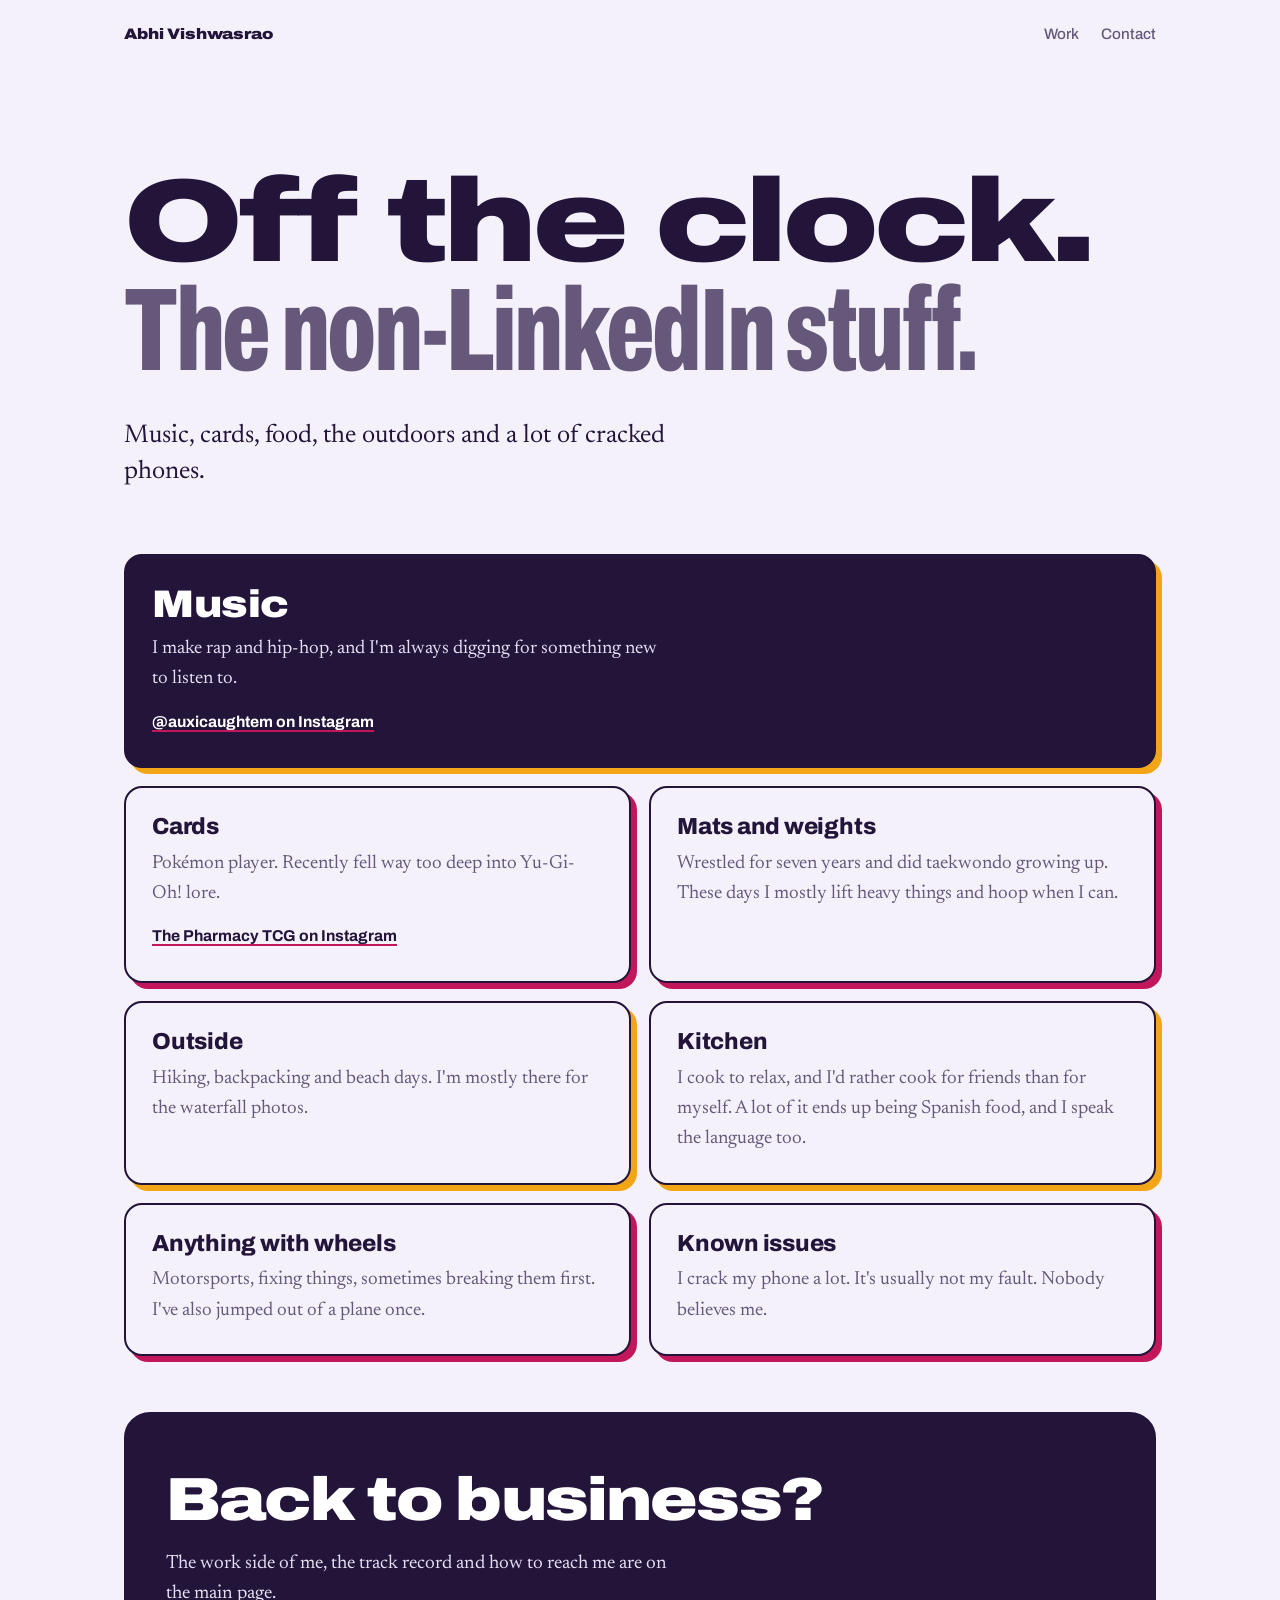
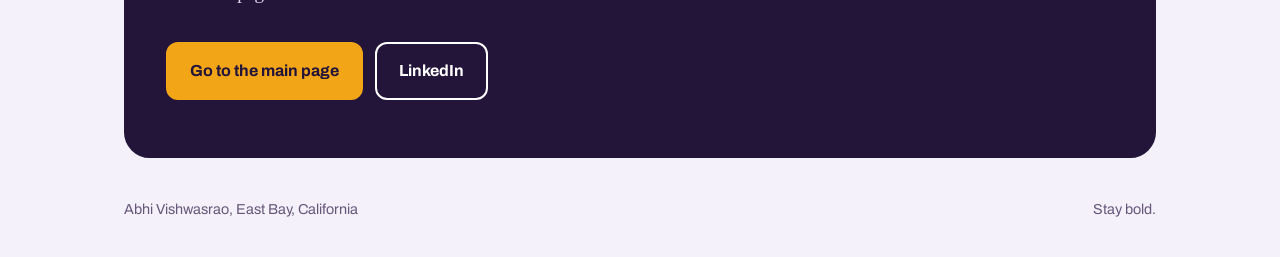
<file: life (1).html>
<!doctype html>
<html lang="en">
<head>
<meta charset="utf-8">
<meta name="viewport" content="width=device-width, initial-scale=1">
<title>Off the Clock | Abhi Vishwasrao</title>
<meta name="description" content="The non-work side of Abhi Vishwasrao: music, cards, food and the outdoors.">
<link rel="preconnect" href="https://fonts.googleapis.com">
<link rel="preconnect" href="https://fonts.gstatic.com" crossorigin>
<link href="https://fonts.googleapis.com/css2?family=Archivo:wdth,wght@62..125,400..900&family=Newsreader:ital,opsz,wght@0,6..72,400..600;1,6..72,400&display=swap" rel="stylesheet">
<link rel="icon" href="data:image/svg+xml,<svg xmlns='http://www.w3.org/2000/svg' viewBox='0 0 64 64'><rect width='64' height='64' rx='14' fill='%2323143A'/><text x='50%' y='58%' text-anchor='middle' dominant-baseline='middle' font-family='Arial Black,Arial' font-weight='900' font-size='34' fill='%23F2A516'>AV</text></svg>">
<link rel="stylesheet" href="assets/css/styles.css">
</head>
<body>
<div class="wrap">

  <header class="top">
    <a class="mark" href="index.html">Abhi Vishwasrao</a>
    <nav aria-label="Pages">
      <a href="index.html">Work</a>
      <a href="index.html#contact">Contact</a>
    </nav>
  </header>

  <main>
    <section class="life-hero" aria-labelledby="life-h">
      <h1 id="life-h">Off the clock.<span class="line2">The non-LinkedIn stuff.</span></h1>
      <p class="lede">Music, cards, food, the outdoors and a lot of cracked phones.</p>
    </section>

    <ul class="things">
      <li class="thing big">
        <h2>Music</h2>
        <p>I make rap and hip-hop, and I'm always digging for something new to listen to.</p>
        <a class="more" href="https://www.instagram.com/auxicaughtem/">@auxicaughtem on Instagram</a>
      </li>
      <li class="thing">
        <h2>Cards</h2>
        <p>Pokémon player. Recently fell way too deep into Yu-Gi-Oh! lore.</p>
        <a class="more" href="https://www.instagram.com/thepharmacytcg/">The Pharmacy TCG on Instagram</a>
      </li>
      <li class="thing">
        <h2>Mats and weights</h2>
        <p>Wrestled for seven years and did taekwondo growing up. These days I mostly lift heavy things and hoop when I can.</p>
      </li>
      <li class="thing">
        <h2>Outside</h2>
        <p>Hiking, backpacking and beach days. I'm mostly there for the waterfall photos.</p>
      </li>
      <li class="thing">
        <h2>Kitchen</h2>
        <p>I cook to relax, and I'd rather cook for friends than for myself. A lot of it ends up being Spanish food, and I speak the language too.</p>
      </li>
      <li class="thing">
        <h2>Anything with wheels</h2>
        <p>Motorsports, fixing things, sometimes breaking them first. I've also jumped out of a plane once.</p>
      </li>
      <li class="thing">
        <h2>Known issues</h2>
        <p>I crack my phone a lot. It's usually not my fault. Nobody believes me.</p>
      </li>
    </ul>

    <section class="contact" aria-labelledby="back-h">
      <h2 id="back-h">Back to business?</h2>
      <p>The work side of me, the track record and how to reach me are on the main page.</p>
      <div class="actions">
        <a class="btn primary" href="index.html">Go to the main page</a>
        <a class="btn ghost" href="https://www.linkedin.com/in/abhivishwas/">LinkedIn</a>
      </div>
    </section>
  </main>

  <footer>
    <span>Abhi Vishwasrao, East Bay, California</span>
    <span>Stay bold.</span>
  </footer>
</div>
</body>
</html>
</file>
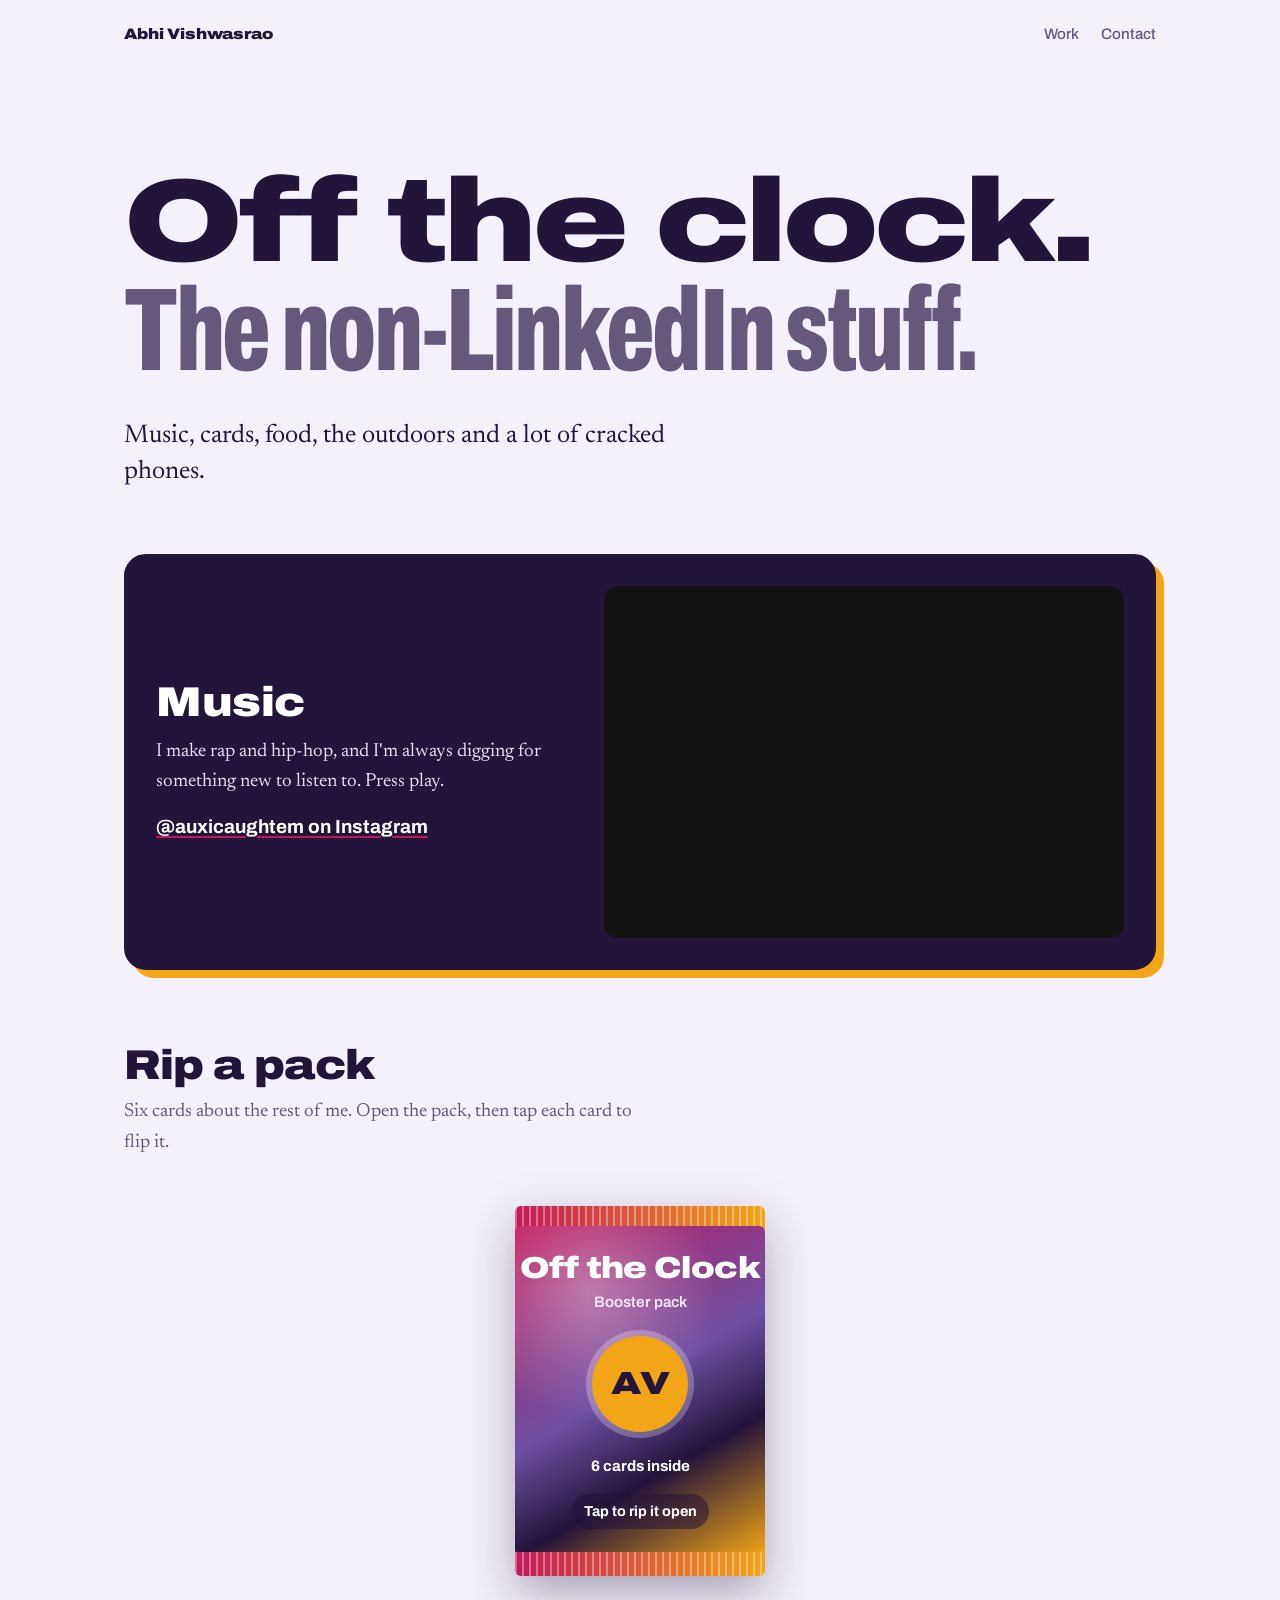
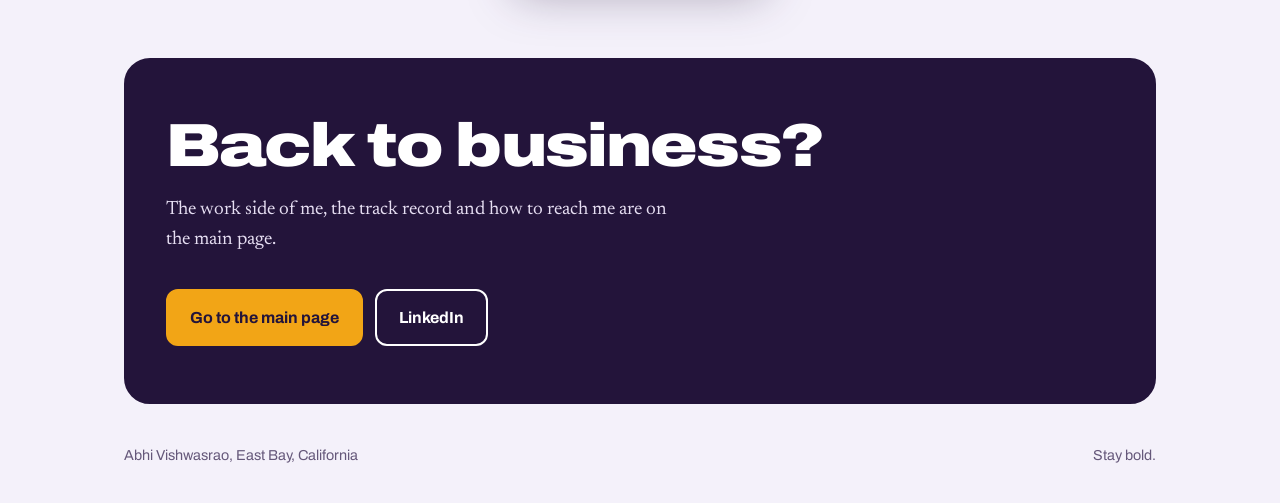
<file: life.html>
<!doctype html>
<html lang="en">
<head>
<meta charset="utf-8">
<meta name="viewport" content="width=device-width, initial-scale=1">
<title>Off the Clock | Abhi Vishwasrao</title>
<meta name="description" content="The non-work side of Abhi Vishwasrao: music, cards, food and the outdoors.">
<meta property="og:title" content="Off the Clock | Abhi Vishwasrao">
<meta property="og:description" content="Music, cards, food, the outdoors and a lot of cracked phones.">
<meta property="og:url" content="https://abhivishwas.github.io/life.html">
<meta property="og:type" content="website">
<meta property="og:image" content="https://abhivishwas.github.io/assets/images/og.jpg">
<meta name="twitter:card" content="summary_large_image">
<meta name="twitter:image" content="https://abhivishwas.github.io/assets/images/og.jpg">
<script>document.documentElement.classList.add('js');</script>
<link rel="preconnect" href="https://fonts.googleapis.com">
<link rel="preconnect" href="https://fonts.gstatic.com" crossorigin>
<link href="https://fonts.googleapis.com/css2?family=Archivo:wdth,wght@62..125,400..900&family=Newsreader:ital,opsz,wght@0,6..72,400..600;1,6..72,400&display=swap" rel="stylesheet">
<link rel="icon" href="data:image/svg+xml,<svg xmlns='http://www.w3.org/2000/svg' viewBox='0 0 64 64'><rect width='64' height='64' rx='14' fill='%2323143A'/><text x='50%' y='58%' text-anchor='middle' dominant-baseline='middle' font-family='Arial Black,Arial' font-weight='900' font-size='34' fill='%23F2A516'>AV</text></svg>">
<link rel="stylesheet" href="assets/css/styles.css">
<script data-goatcounter="https://abhivishwas.goatcounter.com/count" async src="//gc.zgo.at/count.js"></script>
</head>
<body>
<div class="wrap">

  <header class="top">
    <a class="mark" href="index.html">Abhi Vishwasrao</a>
    <nav aria-label="Pages">
      <a href="index.html">Work</a>
      <a href="index.html#contact">Contact</a>
    </nav>
  </header>

  <main>
    <section class="life-hero" aria-labelledby="life-h">
      <h1 id="life-h">Off the clock.<span class="line2">The non-LinkedIn stuff.</span></h1>
      <p class="lede">Music, cards, food, the outdoors and a lot of cracked phones.</p>
    </section>

    <section class="music" aria-labelledby="music-h">
      <div class="music-text">
        <h2 id="music-h">Music</h2>
        <p>I make rap and hip-hop, and I'm always digging for something new to listen to. Press play.</p>
        <a class="more" href="https://www.instagram.com/auxicaughtem/">@auxicaughtem on Instagram</a>
      </div>
      <iframe class="spotify" title="Abhi's music on Spotify" src="https://open.spotify.com/embed/artist/57nP9wo0RC7oR7tMMH4RjS?utm_source=generator" width="100%" height="352" allow="autoplay; clipboard-write; encrypted-media; fullscreen; picture-in-picture" loading="lazy"></iframe>
    </section>

    <section class="pack-zone" aria-labelledby="pack-h">
      <div class="pack-head">
        <h2 id="pack-h">Rip a pack</h2>
        <p class="pack-help">Six cards about the rest of me. Open the pack, then tap each card to flip it.</p>
      </div>

      <div class="pack-stage">
        <button type="button" class="pack" id="pack">
          <span class="pack-crimp top" aria-hidden="true"></span>
          <span class="pack-face">
            <span class="pack-brand">Off the Clock</span>
            <span class="pack-sub">Booster pack</span>
            <span class="pack-emblem" aria-hidden="true">AV</span>
            <span class="pack-count">6 cards inside</span>
            <span class="pack-tap">Tap to rip it open</span>
          </span>
          <span class="pack-crimp bottom" aria-hidden="true"></span>
        </button>
      </div>

      <ul class="deck" id="deck">
        <li class="tcg" style="--c1:#C2185B;--c2:#F2A516;--i:0">
          <div class="tcg-inner">
            <button type="button" class="tcg-back" aria-label="Flip card 1 of 6">
              <span class="tcg-emblem" aria-hidden="true">AV</span>
            </button>
            <div class="tcg-front">
              <div class="tcg-top"><h3>Cards</h3><span class="tcg-type">Hobby</span></div>
              <div class="tcg-art" aria-hidden="true"><svg viewBox="0 0 24 24" fill="none" stroke="currentColor" stroke-width="1.6" stroke-linecap="round" stroke-linejoin="round"><rect x="3" y="5" width="11" height="15" rx="2"/><rect x="10" y="3" width="11" height="15" rx="2" transform="rotate(8 15.5 10.5)"/></svg><span class="holo"></span></div>
              <p class="tcg-text">Pokémon player. Recently fell way too deep into Yu-Gi-Oh! lore.</p>
              <a class="tcg-link" href="https://www.instagram.com/thepharmacytcg/">The Pharmacy TCG</a>
              <div class="tcg-foot"><span>Holo rare</span><span>1/6</span></div>
            </div>
          </div>
        </li>
        <li class="tcg" style="--c1:#4B2E83;--c2:#C2185B;--i:1">
          <div class="tcg-inner">
            <button type="button" class="tcg-back" aria-label="Flip card 2 of 6">
              <span class="tcg-emblem" aria-hidden="true">AV</span>
            </button>
            <div class="tcg-front">
              <div class="tcg-top"><h3>Mats and weights</h3><span class="tcg-type">Strength</span></div>
              <div class="tcg-art" aria-hidden="true"><svg viewBox="0 0 24 24" fill="none" stroke="currentColor" stroke-width="1.6" stroke-linecap="round" stroke-linejoin="round"><path d="M2 12h20"/><rect x="4" y="7" width="3" height="10" rx="1"/><rect x="17" y="7" width="3" height="10" rx="1"/><rect x="1" y="9.5" width="2" height="5" rx=".6"/><rect x="21" y="9.5" width="2" height="5" rx=".6"/></svg><span class="holo"></span></div>
              <p class="tcg-text">Wrestled for seven years and did taekwondo growing up. Now I mostly lift heavy things and hoop when I can.</p>
              <div class="tcg-foot"><span>Rare</span><span>2/6</span></div>
            </div>
          </div>
        </li>
        <li class="tcg" style="--c1:#1F7A6E;--c2:#7FD1B9;--i:2">
          <div class="tcg-inner">
            <button type="button" class="tcg-back" aria-label="Flip card 3 of 6">
              <span class="tcg-emblem" aria-hidden="true">AV</span>
            </button>
            <div class="tcg-front">
              <div class="tcg-top"><h3>Outside</h3><span class="tcg-type">Explorer</span></div>
              <div class="tcg-art" aria-hidden="true"><svg viewBox="0 0 24 24" fill="none" stroke="currentColor" stroke-width="1.6" stroke-linecap="round" stroke-linejoin="round"><path d="M2 20 9 8l4 6 2-3 7 9z"/><circle cx="18" cy="5" r="2"/></svg><span class="holo"></span></div>
              <p class="tcg-text">Hiking, backpacking and beach days. I'm mostly there for the waterfall photos.</p>
              <div class="tcg-foot"><span>Uncommon</span><span>3/6</span></div>
            </div>
          </div>
        </li>
        <li class="tcg" style="--c1:#D9480F;--c2:#F2A516;--i:3">
          <div class="tcg-inner">
            <button type="button" class="tcg-back" aria-label="Flip card 4 of 6">
              <span class="tcg-emblem" aria-hidden="true">AV</span>
            </button>
            <div class="tcg-front">
              <div class="tcg-top"><h3>Kitchen</h3><span class="tcg-type">Support</span></div>
              <div class="tcg-art" aria-hidden="true"><svg viewBox="0 0 24 24" fill="none" stroke="currentColor" stroke-width="1.6" stroke-linecap="round" stroke-linejoin="round"><circle cx="9.5" cy="13" r="6.5"/><path d="M15.5 10.5 22 6"/><path d="M7 9.5c1-1 2.5-1.2 3.5-.6"/></svg><span class="holo"></span></div>
              <p class="tcg-text">I cook to relax, and I'd rather cook for friends than for myself. A lot of it is Spanish food, and I speak the language too.</p>
              <div class="tcg-foot"><span>Rare</span><span>4/6</span></div>
            </div>
          </div>
        </li>
        <li class="tcg" style="--c1:#23143A;--c2:#6D4FA3;--i:4">
          <div class="tcg-inner">
            <button type="button" class="tcg-back" aria-label="Flip card 5 of 6">
              <span class="tcg-emblem" aria-hidden="true">AV</span>
            </button>
            <div class="tcg-front">
              <div class="tcg-top"><h3>Anything with wheels</h3><span class="tcg-type">Speed</span></div>
              <div class="tcg-art" aria-hidden="true"><svg viewBox="0 0 24 24" fill="none" stroke="currentColor" stroke-width="1.6" stroke-linecap="round" stroke-linejoin="round"><circle cx="12" cy="12" r="9"/><circle cx="12" cy="12" r="2.5"/><path d="M12 3v6.5M12 14.5V21M3 12h6.5M14.5 12H21M5.6 5.6l4.6 4.6M13.8 13.8l4.6 4.6M18.4 5.6l-4.6 4.6M10.2 13.8l-4.6 4.6"/></svg><span class="holo"></span></div>
              <p class="tcg-text">Motorsports, fixing things, sometimes breaking them first. Also jumped out of a plane once.</p>
              <div class="tcg-foot"><span>Rare</span><span>5/6</span></div>
            </div>
          </div>
        </li>
        <li class="tcg" style="--c1:#5C5470;--c2:#B9A9D2;--i:5">
          <div class="tcg-inner">
            <button type="button" class="tcg-back" aria-label="Flip card 6 of 6">
              <span class="tcg-emblem" aria-hidden="true">AV</span>
            </button>
            <div class="tcg-front">
              <div class="tcg-top"><h3>Known issues</h3><span class="tcg-type">Glass</span></div>
              <div class="tcg-art" aria-hidden="true"><svg viewBox="0 0 24 24" fill="none" stroke="currentColor" stroke-width="1.6" stroke-linecap="round" stroke-linejoin="round"><rect x="6" y="2" width="12" height="20" rx="2.5"/><path d="M9 6l3 4-2 2 4 5"/><path d="M11 19h2"/></svg><span class="holo"></span></div>
              <p class="tcg-text">I crack my phone a lot. It's usually not my fault. Nobody believes me.</p>
              <div class="tcg-foot"><span>Extremely common</span><span>6/6</span></div>
            </div>
          </div>
        </li>
      </ul>

      <div class="pack-controls" id="packcontrols" hidden>
        <button type="button" class="print-btn" id="flipall">Flip them all</button>
        <button type="button" class="print-btn" id="reseal">Reseal the pack</button>
      </div>
    </section>

    <section class="contact" aria-labelledby="back-h">
      <h2 id="back-h">Back to business?</h2>
      <p>The work side of me, the track record and how to reach me are on the main page.</p>
      <div class="actions">
        <a class="btn primary" href="index.html">Go to the main page</a>
        <a class="btn ghost" href="https://www.linkedin.com/in/abhivishwas/">LinkedIn</a>
      </div>
    </section>
  </main>

  <footer>
    <span>Abhi Vishwasrao, East Bay, California</span>
    <span>Stay bold.</span>
  </footer>
</div>
<script src="assets/js/life.js" defer></script>
</body>
</html>
</file>
<file: assets/css/styles.css>
:root {
    --paper: #F4F1FA;
    --ink: #23143A;
    --muted: #65587A;
    --rule: #D9D1E6;
    --marigold: #F2A516;
    --marigold-ink: #8A5A00;
    --holi: #C2185B;
    --chip: #E9E3F3;
    --panel: #23143A;
    --panel-edge: #23143A;
    --on-panel: #FFFFFF;
    --on-panel-soft: #E6DEF2;
    --display: "Archivo", "Arial Narrow", system-ui, sans-serif;
    --body: "Newsreader", Georgia, serif;
  }
  @media (prefers-color-scheme: dark) {
    :root {
      --paper: #1B1027;
      --ink: #EFE8F7;
      --muted: #C4B8D8;
      --rule: #3A2A4E;
      --marigold-ink: #F2A516;
      --holi: #FF6FA5;
      --chip: #2A1C3B;
      --panel: #2D1D45;
      --panel-edge: #4A3766;
      --on-panel: #FFFFFF;
      --on-panel-soft: #E6DEF2;
    }
  }

  * { box-sizing: border-box; }
  html { -webkit-text-size-adjust: 100%; scroll-behavior: smooth; }
  @media (prefers-reduced-motion: reduce) { html { scroll-behavior: auto; } }
  body {
    margin: 0;
    background: var(--paper);
    color: var(--ink);
    font-family: var(--body);
    font-size: 1.1875rem;
    line-height: 1.6;
    font-optical-sizing: auto;
  }
  a { color: inherit; text-decoration-color: var(--holi); text-decoration-thickness: 2px; text-underline-offset: 3px; }
  a:hover { color: var(--holi); }
  :focus-visible { outline: 3px solid var(--marigold); outline-offset: 3px; border-radius: 3px; }

  .wrap { max-width: 1080px; margin: 0 auto; padding: 0 24px; }
  @media (max-width: 600px) { .wrap { padding: 0 16px; } body { font-size: 1.0625rem; } }

  /* Top bar */
  .top { display: flex; justify-content: space-between; align-items: center; padding: 22px 0; font-family: var(--display); font-size: .95rem; }
  .mark { font-weight: 900; font-stretch: 115%; text-decoration: none; letter-spacing: -.01em; white-space: nowrap; }
  .top nav { display: flex; gap: 22px; }
  .top nav a { text-decoration: none; color: var(--muted); font-weight: 500; white-space: nowrap; }
  .top nav a:hover { color: var(--ink); }
  @media (max-width: 600px) { .top nav { gap: 14px; } .top nav a.hide-sm { display: none; } }

  /* Hero */
  .hero { padding: 9vh 0 10vh; }
  .call {
    display: inline-flex; align-items: center; gap: 10px;
    font-family: var(--display); font-weight: 600; font-size: .95rem;
    background: var(--panel); color: var(--on-panel);
    padding: 8px 16px 8px 12px; border-radius: 999px;
    font-variant-numeric: tabular-nums;
  }
  .call .dot { width: 10px; height: 10px; border-radius: 50%; background: #3BD16F; box-shadow: 0 0 0 0 rgba(59,209,111,.6); animation: ping 1.6s infinite; }
  .call.done .dot { background: var(--marigold); animation: none; }
  @keyframes ping { 0% { box-shadow: 0 0 0 0 rgba(59,209,111,.55); } 80%,100% { box-shadow: 0 0 0 9px rgba(59,209,111,0); } }
  @media (prefers-reduced-motion: reduce) { .call .dot { animation: none; } }

  h1 {
    font-family: var(--display);
    font-weight: 900;
    font-stretch: 125%;
    font-size: clamp(2.9rem, 9.2vw, 7.4rem);
    line-height: .92;
    letter-spacing: -.035em;
    margin: 28px 0 0;
  }
  h1 .line2 { display: block; font-stretch: 62%; font-weight: 800; color: var(--muted); letter-spacing: -.02em; }
  .lede { max-width: 34ch; font-size: clamp(1.25rem, 2.3vw, 1.6rem); line-height: 1.4; margin: 34px 0 0; }
  .actions { display: flex; flex-wrap: wrap; gap: 12px; margin-top: 34px; }
  .btn {
    font-family: var(--display); font-weight: 700; font-size: 1rem;
    text-decoration: none; padding: 14px 22px; border-radius: 12px;
    border: 2px solid var(--ink);
  }
  .btn.primary { background: var(--marigold); border-color: var(--marigold); color: #23143A; }
  .btn.primary:hover { background: #FFB935; color: #23143A; }
  .btn.ghost:hover { background: var(--ink); color: var(--paper); }

  /* Sections */
  section.block { display: grid; grid-template-columns: 220px 1fr; gap: 40px; padding: 64px 0; border-top: 2px solid var(--ink); }
  @media (max-width: 820px) { section.block { grid-template-columns: 1fr; gap: 18px; padding: 48px 0; } }
  h2 {
    font-family: var(--display); font-weight: 800; font-stretch: 100%;
    font-size: 1.5rem; line-height: 1.15; margin: 0; letter-spacing: -.01em;
    position: sticky; top: 20px; align-self: start;
  }
  @media (max-width: 820px) { h2 { position: static; font-size: 1.75rem; } }
  .prose { max-width: 66ch; }
  .prose p { margin: 0 0 1em; }
  .prose p:last-child { margin-bottom: 0; }

  /* Track record */
  .roles { list-style: none; margin: 0; padding: 0; }
  .role { display: grid; grid-template-columns: 116px 1fr; gap: 24px; padding: 0 0 34px; }
  .role + .role { padding-top: 34px; border-top: 1px solid var(--rule); }
  .role:last-child { padding-bottom: 0; }
  @media (max-width: 600px) { .role { grid-template-columns: 1fr; gap: 6px; } }
  .when { font-family: var(--display); font-weight: 600; font-size: .95rem; color: var(--muted); font-variant-numeric: tabular-nums; padding-top: 4px; }
  .role h3 { font-family: var(--display); font-weight: 800; font-size: 1.3rem; line-height: 1.2; margin: 0; }
  .role .org { font-family: var(--display); font-weight: 500; color: var(--muted); font-size: 1rem; margin: 2px 0 12px; }
  .role p { margin: 0; max-width: 62ch; }
  .wins { display: flex; flex-wrap: wrap; gap: 8px; margin: 14px 0 0; padding: 0; list-style: none; }
  .wins li { font-family: var(--display); font-size: .92rem; font-weight: 600; background: var(--chip); padding: 6px 12px; border-radius: 8px; }
  .wins li b { font-weight: 800; }

  /* Building */
  .builds { display: grid; grid-template-columns: repeat(2, 1fr); gap: 2px; background: var(--panel-edge); border: 2px solid var(--panel-edge); border-radius: 18px; overflow: hidden; }
  @media (max-width: 700px) { .builds { grid-template-columns: 1fr; } }
  .build { background: var(--paper); padding: 26px 26px 28px; }
  .build.lead { grid-column: 1 / -1; background: var(--panel); color: var(--on-panel); }
  .build.lead .status { background: var(--marigold); color: #23143A; }
  .build.lead p { color: var(--on-panel-soft); }
  .status { display: inline-block; font-family: var(--display); font-size: .85rem; font-weight: 700; padding: 4px 10px; border-radius: 6px; background: var(--chip); margin-bottom: 12px; }
  .build h3 { font-family: var(--display); font-weight: 800; font-size: 1.45rem; margin: 0 0 8px; line-height: 1.15; }
  .build.lead h3 { font-size: clamp(1.6rem, 3vw, 2.2rem); font-stretch: 112%; }
  .build p { margin: 0; color: var(--muted); max-width: 58ch; }
  .build a.more { display: inline-block; margin-top: 14px; font-family: var(--display); font-weight: 700; font-size: .98rem; }

  .earlier { margin-top: 34px; }
  .earlier h3 { font-family: var(--display); font-weight: 700; font-size: 1.05rem; margin: 0 0 10px; }
  .earlier ul { margin: 0; padding: 0; list-style: none; display: grid; grid-template-columns: repeat(auto-fill, minmax(230px, 1fr)); gap: 10px 28px; }
  .earlier li { font-size: 1rem; line-height: 1.45; }
  .earlier li a { font-family: var(--display); font-weight: 700; }
  .earlier li span { color: var(--muted); }

  /* Community */
  .orgs { display: grid; gap: 30px; }
  .orgrow h3 { font-family: var(--display); font-weight: 800; font-size: 1.3rem; margin: 0; }
  .orgrow .org { font-family: var(--display); color: var(--muted); font-weight: 500; font-size: 1rem; margin: 2px 0 10px; }
  .orgrow p { margin: 0; max-width: 62ch; }

  /* Personal page */
  .life-hero { padding: 8vh 0 7vh; }
  .life-hero h1 { font-stretch: 125%; }
  .life-hero .lede { max-width: 40ch; }
  .things { display: grid; grid-template-columns: repeat(2, 1fr); gap: 18px; margin: 0 0 56px; padding: 0; list-style: none; }
  @media (max-width: 760px) { .things { grid-template-columns: 1fr; } }
  .thing { border: 2px solid var(--panel-edge); border-radius: 18px; padding: 26px 26px 28px; background: var(--paper); }
  .thing { box-shadow: 6px 6px 0 var(--marigold); }
  .thing:nth-child(4n+2), .thing:nth-child(4n+3) { box-shadow: 6px 6px 0 var(--holi); }
  @media (max-width: 760px) { .thing:nth-child(even) { box-shadow: 6px 6px 0 var(--holi); } .thing:nth-child(odd) { box-shadow: 6px 6px 0 var(--marigold); } }
  .thing h2 { position: static; font-size: 1.45rem; margin: 0 0 8px; }
  .thing p { margin: 0; color: var(--muted); }
  .thing a.more { display: inline-block; margin-top: 14px; font-family: var(--display); font-weight: 700; font-size: .98rem; }
  .thing.big { grid-column: 1 / -1; background: var(--panel); color: var(--on-panel); }
  .thing.big h2 { font-size: clamp(1.7rem, 3.4vw, 2.4rem); font-stretch: 115%; font-weight: 900; }
  .thing.big p { color: var(--on-panel-soft); max-width: 52ch; }

  /* Off the clock */
  .facts { margin: 0; padding: 0; list-style: none; columns: 2; column-gap: 40px; }
  .facts li { break-inside: avoid; padding: 0 0 14px 22px; position: relative; }
  .facts li::before { content: ""; position: absolute; left: 0; top: .62em; width: 10px; height: 10px; border-radius: 3px; background: var(--marigold); transform: rotate(45deg); }
  .facts li:nth-child(3n+2)::before { background: var(--holi); }
  @media (max-width: 700px) { .facts { columns: 1; } }

  /* Contact */
  .contact { background: var(--panel); color: var(--on-panel); border: 2px solid var(--panel-edge); border-radius: 26px; padding: 56px 40px; margin: 24px 0 40px; }
  @media (max-width: 600px) { .contact { padding: 40px 22px; border-radius: 20px; } }
  .contact h2 { position: static; font-size: clamp(2rem, 5.4vw, 3.8rem); font-weight: 900; font-stretch: 120%; line-height: 1; letter-spacing: -.03em; }
  .contact p { max-width: 46ch; color: var(--on-panel-soft); font-size: 1.2rem; line-height: 1.55; margin: 18px 0 30px; }
  .contact .btn.ghost { border-color: var(--on-panel); color: var(--on-panel); }
  .contact .btn.ghost:hover { background: var(--on-panel); color: #23143A; }

  footer { display: flex; justify-content: space-between; flex-wrap: wrap; gap: 8px; padding: 0 0 36px; font-family: var(--display); font-size: .9rem; color: var(--muted); }

  /* ---------- Utilities ---------- */
  .sr-only { position: absolute; width: 1px; height: 1px; padding: 0; margin: -1px; overflow: hidden; clip: rect(0,0,0,0); white-space: nowrap; border: 0; }
  [hidden] { display: none !important; }
  .btn.small { padding: 10px 16px; font-size: .95rem; }
  button { font: inherit; }

  /* ---------- Caller ID ---------- */
  .callerid {
    display: inline-flex; align-items: center; gap: 14px; flex-wrap: wrap;
    background: var(--panel); color: var(--on-panel);
    border: 2px solid var(--panel-edge);
    padding: 8px 8px 8px 8px; border-radius: 20px;
    font-family: var(--display); font-variant-numeric: tabular-nums;
    max-width: 100%;
  }
  .callerid img { width: 56px; height: 56px; border-radius: 14px; object-fit: cover; display: block; }
  .cid-text { display: flex; flex-direction: column; line-height: 1.2; padding-right: 6px; }
  .cid-name { font-weight: 800; font-size: 1.02rem; }
  .cid-status { display: inline-flex; align-items: center; gap: 8px; font-size: .9rem; font-weight: 500; color: var(--on-panel-soft); }
  .callerid .dot { width: 9px; height: 9px; border-radius: 50%; background: #3BD16F; animation: ping 1.6s infinite; }
  .callerid.done .dot { background: var(--marigold); animation: none; }
  @media (prefers-reduced-motion: reduce) { .callerid .dot { animation: none; } }
  .cid-btn {
    background: var(--marigold); color: #23143A; border: 0; cursor: pointer;
    font-family: var(--display); font-weight: 700; font-size: .92rem;
    padding: 12px 16px; border-radius: 13px;
  }
  .cid-btn:hover { background: #FFB935; }
  .cid-btn.nudge { animation: nudge .9s ease-in-out 2; }
  @keyframes nudge { 0%,100% { transform: rotate(0); } 20% { transform: rotate(-4deg) scale(1.04); } 40% { transform: rotate(4deg) scale(1.04); } 60% { transform: rotate(-2deg); } 80% { transform: rotate(2deg); } }
  @media (max-width: 520px) { .cid-btn { width: 100%; } .callerid { display: flex; } }

  /* ---------- Objections ---------- */
  .objections {
    margin: 18px 0 6px; max-width: 760px;
    border: 2px solid var(--panel-edge); border-radius: 20px;
    padding: 24px; background: var(--paper);
    box-shadow: 8px 8px 0 var(--marigold);
  }
  .objections .obj-q { position: static; font-size: 1.35rem; margin: 0 0 14px; }
  .obj-chips { display: flex; flex-wrap: wrap; gap: 10px; }
  .obj-chips button {
    font-family: var(--display); font-weight: 600; font-size: .98rem;
    background: var(--chip); color: var(--ink);
    border: 2px solid transparent; border-radius: 999px;
    padding: 9px 16px; cursor: pointer;
  }
  .obj-chips button:hover { border-color: var(--ink); }
  .obj-chips button[aria-pressed="true"] { background: var(--ink); color: var(--paper); }
  .obj-answer { margin-top: 20px; padding-top: 18px; border-top: 1px solid var(--rule); }
  .obj-you { margin: 0 0 6px; font-family: var(--display); font-weight: 600; color: var(--muted); font-size: .98rem; }
  .obj-me { margin: 0 0 16px; font-size: 1.2rem; line-height: 1.5; min-height: 3em; }
  .caret { display: none; width: 2px; height: 1.1em; background: var(--holi); vertical-align: -.18em; margin-left: 2px; animation: blink .8s steps(1) infinite; }
  .typing .caret { display: inline-block; }
  @keyframes blink { 50% { opacity: 0; } }

  /* ---------- Builds grid tweaks ---------- */
  .build.wide { grid-column: 1 / -1; }
  .build.moments { grid-column: 1 / -1; display: grid; grid-template-columns: 1fr auto; gap: 28px; align-items: start; }
  @media (max-width: 560px) { .build.moments { grid-template-columns: 1fr; } }
  .moments-actions { display: flex; flex-wrap: wrap; align-items: center; gap: 10px 20px; margin-top: 14px; }
  .moments-actions .more { margin-top: 0; }
  .print-btn {
    font-family: var(--display); font-weight: 700; font-size: .95rem;
    background: transparent; color: var(--ink); cursor: pointer;
    border: 2px solid var(--ink); border-radius: 10px; padding: 8px 14px;
  }
  .print-btn:hover { background: var(--ink); color: var(--paper); }

  /* The booth: a slot the strip prints out of */
  .booth { width: 150px; justify-self: center; }
  .slot { height: 12px; border-radius: 6px; background: var(--panel); border: 2px solid var(--panel-edge); position: relative; z-index: 2; }
  .strip-window { position: relative; height: 420px; overflow: hidden; margin: -6px 10px 0; }
  .strip {
    position: absolute; top: 0; left: 0; width: 100%; height: auto;
    border-radius: 0 0 6px 6px; box-shadow: 0 10px 18px rgba(35,20,58,.28);
    opacity: 0; transform: translateY(0);
  }
  .strip.is-on { opacity: 1; }
  .strip.printing { animation: print 1.6s cubic-bezier(.3,.7,.3,1) both; }
  @keyframes print {
    0% { transform: translateY(-100%); }
    70% { transform: translateY(2%); }
    100% { transform: translateY(0); }
  }
  @media (max-width: 560px) { .booth { width: 130px; } .strip-window { height: 370px; } }

  /* ---------- Life page: music ---------- */
  .music {
    display: grid; grid-template-columns: minmax(0, 1fr) minmax(0, 1.25fr); gap: 32px; align-items: center;
    background: var(--panel); color: var(--on-panel);
    border: 2px solid var(--panel-edge); border-radius: 22px;
    padding: 30px; margin-bottom: 72px;
    box-shadow: 8px 8px 0 var(--marigold);
  }
  @media (max-width: 820px) { .music { grid-template-columns: 1fr; padding: 24px 20px; } }
  .music h2 { position: static; font-size: clamp(1.9rem, 3.6vw, 2.6rem); font-weight: 900; font-stretch: 115%; margin: 0 0 10px; }
  .music p { margin: 0; color: var(--on-panel-soft); max-width: 40ch; }
  .music .more { display: inline-block; margin-top: 14px; font-family: var(--display); font-weight: 700; }
  .spotify { border: 0; border-radius: 14px; display: block; width: 100%; background: #121212; }

  /* ---------- Life page: booster pack ---------- */
  .pack-zone { margin-bottom: 72px; }
  .pack-head { margin-bottom: 28px; }
  .pack-head h2 { position: static; font-size: clamp(1.9rem, 3.6vw, 2.6rem); font-weight: 900; font-stretch: 115%; margin: 0 0 8px; }
  .pack-help { margin: 0; color: var(--muted); max-width: 52ch; }

  .pack-stage { display: flex; justify-content: center; padding: 20px 0 10px; }
  html:not(.js) .pack-stage, html:not(.js) .pack-controls { display: none; }
  .pack-zone.opened .pack-stage { display: none; }

  .pack {
    position: relative; width: 250px; height: 370px; padding: 0; border: 0; cursor: pointer;
    background: transparent; color: #fff; font-family: var(--display);
    transition: transform .25s ease;
    filter: drop-shadow(0 18px 24px rgba(35,20,58,.35));
  }
  .pack:hover { transform: rotate(-2deg) translateY(-4px); }
  .pack-face {
    position: absolute; inset: 20px 0; border-radius: 6px; overflow: hidden;
    display: flex; flex-direction: column; align-items: center; justify-content: center; gap: 6px;
    background:
      radial-gradient(circle at 30% 20%, rgba(255,255,255,.35), transparent 40%),
      linear-gradient(150deg, #C2185B 0%, #6D4FA3 48%, #23143A 70%, #F2A516 100%);
  }
  .pack-face::after {
    content: ""; position: absolute; inset: -40%; pointer-events: none;
    background: linear-gradient(105deg, transparent 40%, rgba(255,255,255,.45) 50%, transparent 60%);
    transform: translateX(-60%); transition: transform .9s ease;
  }
  .pack:hover .pack-face::after { transform: translateX(60%); }
  .pack-crimp {
    position: absolute; left: 0; right: 0; height: 24px;
    background:
      repeating-linear-gradient(90deg, rgba(255,255,255,.35) 0 2px, transparent 2px 7px),
      linear-gradient(90deg, #C2185B, #F2A516);
    transition: transform .55s cubic-bezier(.3,.7,.3,1), opacity .55s;
  }
  .pack-crimp.top { top: 0; border-radius: 6px 6px 2px 2px; }
  .pack-crimp.bottom { bottom: 0; border-radius: 2px 2px 6px 6px; }
  .pack-brand { font-weight: 900; font-stretch: 120%; font-size: 1.9rem; letter-spacing: -.02em; line-height: 1; text-align: center; }
  .pack-sub { font-weight: 600; font-size: .95rem; color: #F6E9FF; }
  .pack-emblem {
    width: 96px; height: 96px; border-radius: 50%; margin: 16px 0;
    display: grid; place-items: center;
    background: #F2A516; color: #23143A; font-weight: 900; font-stretch: 125%; font-size: 2rem;
    box-shadow: 0 0 0 6px rgba(255,255,255,.25);
  }
  .pack-count { font-weight: 700; font-size: .95rem; }
  .pack-tap { margin-top: 10px; font-weight: 700; font-size: .9rem; background: rgba(35,20,58,.55); padding: 6px 12px; border-radius: 999px; }

  .pack.ripping .pack-crimp.top { transform: translate(40px, -90px) rotate(16deg); opacity: 0; }
  .pack.ripping { animation: packdrop .45s .3s ease-in forwards; }
  @keyframes packdrop { to { transform: translateY(60px) scale(.9); opacity: 0; } }
  @media (prefers-reduced-motion: reduce) {
    .pack, .pack-crimp, .pack-face::after { transition: none; }
    .pack.ripping { animation: none; }
  }

  /* Deck */
  .deck { list-style: none; margin: 0; padding: 0; display: grid; grid-template-columns: repeat(3, 1fr); gap: 28px; }
  html.js .pack-zone:not(.opened) .deck { display: none; }
  .pack-zone.opened .tcg { animation: deal .55s calc(var(--i) * 90ms) cubic-bezier(.2,.8,.3,1) both; }
  @keyframes deal { from { opacity: 0; transform: translateY(-70px) scale(.7) rotate(-8deg); } to { opacity: 1; transform: none; } }
  @media (prefers-reduced-motion: reduce) { .pack-zone.opened .tcg { animation: none; } }
  @media (max-width: 900px) { .deck { grid-template-columns: repeat(2, 1fr); } }
  @media (max-width: 640px) {
    .deck { display: flex; overflow-x: auto; scroll-snap-type: x mandatory; gap: 16px; padding: 6px 16px 22px; margin: 0 -16px; }
    .tcg { flex: 0 0 78%; scroll-snap-align: center; }
  }

  .tcg { perspective: 1100px; }
  .tcg-inner {
    position: relative; aspect-ratio: 63 / 88; transform-style: preserve-3d;
    transform: rotateX(var(--rx, 0deg)) rotateY(var(--ry, 0deg));
    transition: transform .6s cubic-bezier(.3,.7,.3,1);
  }
  .tcg.shine .tcg-inner { transition: transform .08s linear; }
  html.js .tcg:not(.flipped) .tcg-inner { transform: rotateY(180deg); }
  @media (prefers-reduced-motion: reduce) { .tcg-inner { transition: none; } }

  .tcg-front, .tcg-back {
    position: absolute; inset: 0; border-radius: 16px;
    backface-visibility: hidden; -webkit-backface-visibility: hidden;
  }
  html:not(.js) .tcg-back { display: none; }
  .tcg-back {
    transform: rotateY(180deg); border: 0; cursor: pointer; padding: 0;
    display: grid; place-items: center;
    background:
      repeating-linear-gradient(45deg, rgba(242,165,22,.16) 0 10px, transparent 10px 20px),
      #23143A;
    box-shadow: inset 0 0 0 8px #F2A516, inset 0 0 0 11px #23143A, inset 0 0 0 13px rgba(242,165,22,.5), 0 10px 20px rgba(35,20,58,.3);
  }
  .tcg-back:hover { filter: brightness(1.12); }
  .tcg-emblem {
    width: 42%; aspect-ratio: 1; border-radius: 50%; display: grid; place-items: center;
    background: #F2A516; color: #23143A; font-family: var(--display); font-weight: 900; font-stretch: 125%;
    font-size: clamp(1.4rem, 3vw, 2.2rem); box-shadow: 0 0 0 6px rgba(242,165,22,.25);
  }

  .tcg-front {
    padding: 10px; background: linear-gradient(160deg, var(--c1), var(--c2));
    box-shadow: 0 10px 22px rgba(35,20,58,.3);
    display: flex; flex-direction: column; color: #23143A;
    outline-offset: 4px;
  }
  .tcg-front > * { position: relative; }
  .tcg-top {
    display: flex; justify-content: space-between; align-items: center; gap: 8px;
    background: #FBF8FF; border-radius: 9px 9px 4px 4px; padding: 9px 12px;
  }
  .tcg-top h3 { font-family: var(--display); font-weight: 800; font-size: 1.12rem; line-height: 1.1; margin: 0; }
  .tcg-type { font-family: var(--display); font-weight: 700; font-size: .78rem; background: var(--c1); color: #fff; padding: 3px 8px; border-radius: 999px; white-space: nowrap; }
  .tcg-art {
    position: relative; overflow: hidden; flex: 0 0 40%;
    margin: 8px 0; border-radius: 4px;
    display: grid; place-items: center; color: #fff;
    background: radial-gradient(circle at 50% 40%, var(--c2), var(--c1) 75%);
    box-shadow: inset 0 0 0 3px rgba(255,255,255,.55);
  }
  .tcg-art svg { width: 42%; height: auto; filter: drop-shadow(0 4px 8px rgba(0,0,0,.25)); }
  .holo {
    position: absolute; inset: 0; pointer-events: none; mix-blend-mode: color-dodge; opacity: 0;
    background:
      radial-gradient(circle at var(--mx, 50%) var(--my, 50%), rgba(255,255,255,.7), transparent 42%),
      linear-gradient(115deg, transparent 15%, rgba(255,0,153,.55) 32%, rgba(0,229,255,.5) 50%, rgba(255,230,0,.55) 68%, transparent 85%);
    background-size: 100% 100%, 220% 220%;
    background-position: center, var(--mx, 50%) var(--my, 50%);
    transition: opacity .25s;
  }
  .tcg.shine .holo { opacity: .85; }
  .tcg-text {
    margin: 0; flex: 1 1 auto; background: #FBF8FF; border-radius: 4px; padding: 10px 12px;
    font-size: .98rem; line-height: 1.42;
  }
  .tcg-link {
    margin-top: 6px; background: #23143A; color: #fff; border-radius: 4px; padding: 7px 12px;
    font-family: var(--display); font-weight: 700; font-size: .9rem; text-decoration: none;
  }
  .tcg-link:hover { color: #F2A516; }
  .tcg-foot {
    display: flex; justify-content: space-between; margin-top: 6px; padding: 0 4px;
    font-family: var(--display); font-weight: 700; font-size: .78rem; color: #fff;
  }

  .pack-controls { display: flex; gap: 12px; flex-wrap: wrap; margin-top: 26px; }
  @media (max-width: 640px) { .spotify { height: 152px; } }
</file>
